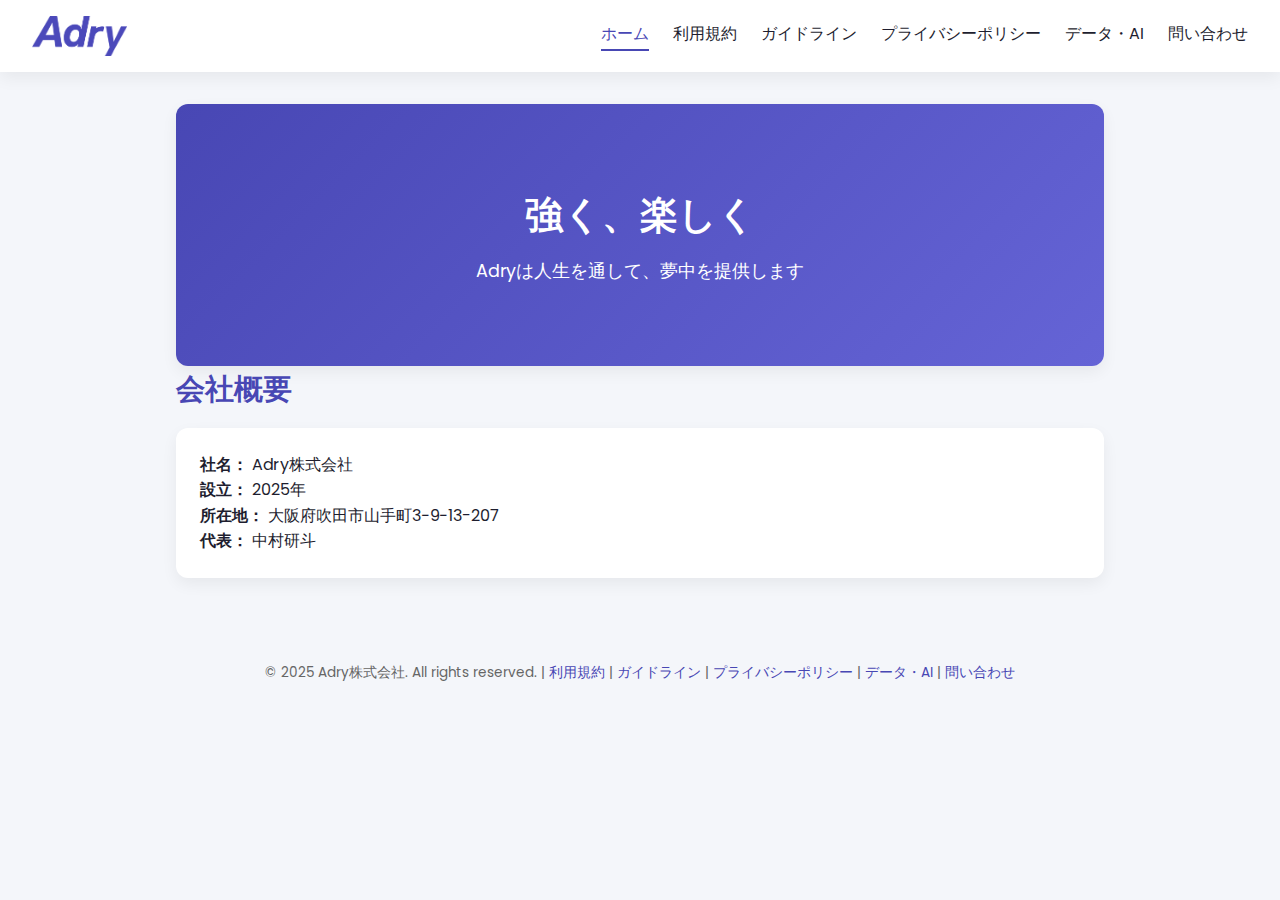
<file: index.html>
<!DOCTYPE html>
<html lang="ja">
<head>
  <meta charset="UTF-8" />
  <meta name="viewport" content="width=device-width, initial-scale=1.0" />
  <title>Adry株式会社</title>
  <!-- Web Font -->
  <link href="https://fonts.googleapis.com/css2?family=Poppins:wght@400;600;700&display=swap" rel="stylesheet">
  <!-- Favicon / OGP -->
  <link rel="icon" type="image/png" href="favicon.png">
  <meta property="og:title" content="Adry株式会社">
  <meta property="og:description" content="感情をつなぐ、テクノロジー。">
  <meta property="og:image" content="ogp.png">
  <meta property="og:url" content="https://adry.jp/">
  <meta property="og:type" content="website">
  <meta name="twitter:card" content="summary_large_image">

  <!-- ------------- CSS ------------- -->
  <style>
    /* ------------------------------
       変数・リセット
    ------------------------------ */
    :root {
      --primary: #4847B4;          /* ブランドカラー */
      --dark:   #1e1e2f;
      --light:  #ffffff;
      --grey:   #f4f6fa;
      --radius: 0.75rem;
      --shadow: 0 6px 16px rgba(0,0,0,0.06);
    }
    *,*::before,*::after { box-sizing: border-box; margin:0; padding:0; }
    body {
      font-family: 'Poppins', 'Helvetica Neue', sans-serif;
      background: var(--grey);
      color: var(--dark);
      line-height: 1.6;
      -webkit-font-smoothing: antialiased;
    }
    a { color: var(--primary); text-decoration: none; }
    ul { list-style: inside; margin-left: 1rem; }

    /* ------------------------------
       レイアウト
    ------------------------------ */
    header {
      position: sticky; top: 0; z-index: 1000;
      display: flex; justify-content: space-between; align-items: center;
      padding: 1rem 2rem;
      background: var(--light);
      box-shadow: var(--shadow);
    }
    header h1 { font-size: 1.6rem; font-weight: 700; color: var(--primary); }
   nav button,
nav a {
  background: transparent;
  border: none;
  font: inherit;
  color: var(--dark);
  margin-left: 1.25rem;
  cursor: pointer;
  position: relative;
  padding-bottom: 4px;
  transition: color .3s;
  text-decoration: none;
}

nav button:hover,
nav a:hover,
nav button[aria-current="page"],
nav a[aria-current="page"] {
  color: var(--primary);
}

nav button[aria-current="page"]::after,
nav a[aria-current="page"]::after {
  content:"";
  position:absolute; left:0; right:0; bottom:0;
  height:2px; background: var(--primary);
}

    main { max-width: 960px; margin: 0 auto; padding: 2rem 1rem; }

    /* ヒーロー */
    .hero {
      background: linear-gradient(135deg, var(--primary) 0%, #6564d6 100%);
      color: var(--light);
      text-align: center; padding: 5rem 1rem; border-radius: var(--radius);
      box-shadow: var(--shadow);
      animation: fadeIn 1s ease-out;
    }
    .hero h2 { font-size: 2.4rem; font-weight: 700; margin-bottom: 0.75rem; }
    .hero p  { font-size: 1.1rem; }

    /* セクション共通 */
    .section h2 { font-size: 1.8rem; margin-bottom: 1rem; color: var(--primary); }
    .card {
      background: var(--light);
      border-radius: var(--radius);
      padding: 1.5rem;
      box-shadow: var(--shadow);
      margin-bottom: 1.25rem;
      animation: fadeIn .5s ease-out;
    }

    /* フォーム */
    form { display: grid; gap: 1rem; }
    label { font-weight: 600; }
    input, textarea {
      padding: 0.75rem; border: 1px solid #ccd0dd; border-radius: var(--radius);
      font-size: 1rem; width: 100%;
    }
    input[type="submit"] {
      background: var(--primary); color: var(--light); border: none;
      cursor: pointer; font-weight: 600; transition: background .3s;
    }
    input[type="submit"]:hover { background: #3a3994; }

    footer { text-align: center; padding: 2rem 1rem; color:#666; font-size: .85rem; }

    /* フェードアニメ */
    .fade-enter { opacity: 0; transform: translateY(10px); }
    .fade-enter-active { opacity: 1; transform: translateY(0); transition: all .4s ease-out; }

    @keyframes fadeIn { from{opacity:0; transform:translateY(20px);} to{opacity:1; transform:translateY(0);} }
  </style>
</head>
<body>
  <!-- ------------- Header ------------- -->
<header>
  <img src="assets/AdryLogo.png" alt="Adryロゴ" style="height: 40px; vertical-align: middle; margin-right: 1rem;">
  <nav>
    <button id="nav-home"       onclick="navigateTo('home')">ホーム</button>
      <a href="/terms/">利用規約</a>
      <a href="/guidelines/">ガイドライン</a>
      <a href="/privacy/">プライバシーポリシー</a>
      <a href="/data-ai/">データ・AI</a>
      <a href="/support/">問い合わせ</a>
  </nav>
</header>


  <!-- ------------- Content ------------- -->
  <main id="content"></main>

  <!-- ------------- Footer ------------- -->
  <footer>
    © 2025 Adry株式会社. All rights reserved. |
    <a href="/terms/">利用規約</a> |
    <a href="/guidelines/">ガイドライン</a> |
    <a href="/privacy/">プライバシーポリシー</a> |
    <a href="/data-ai/">データ・AI</a> |
    <a href="/support/">問い合わせ</a>
  </footer>

  <!-- ------------- JavaScript ------------- -->
  <script>
    // ------------------------------
    // 🚀 ページ定義
    // ------------------------------
    const pages = {
      home: `
        <section class="hero">
          <h2>強く、楽しく</h2>
          <p>Adryは人生を通して、夢中を提供します</p>
        </section>
        <section class="section">
          <h2>会社概要</h2>
          <div class="card">
            <p><strong>社名：</strong> Adry株式会社</p>
            <p><strong>設立：</strong> 2025年</p>
            <p><strong>所在地：</strong> 大阪府吹田市山手町3−9−13-207</p>
            <p><strong>代表：</strong> 中村研斗</p>
          </div>
        </section>
      `,
      // terms: `<section class="section"> <h2>Adry利用規約</h2> <div class="card"> <h3>第1条 基本事項</h3> <p>1.本規約の適用範囲 Adry（以下「本サービス」）は、利用者が本規約に同意することを条件として提供されます。本規約は、すべての利用者に対して適用されます。</p> <p>2.規約の変更 本サービスは、事前の通知なく本規約を変更する権利を有します。変更後の規約は、本サービス上に掲示された時点で効力を発します。利用者は、規約変更後に本サービスを利用することで、その変更に同意したものとみなされます。</p> <h3>第2条 データの取り扱い</h3> <p>1.個人情報の保護 本サービスは、利用者の個人情報を適切に取り扱い、プライバシーポリシーに基づいて管理します。</p> <p>2.データ利用の同意 利用者は、本サービスの提供および改善のために、利用者の投稿や行動データが分析および活用されることに同意します。</p> <p>3.データ損失の免責 本サービスは、予期せぬ技術的問題や第三者による不正行為によるデータの損失について責任を負いません。</p> <h3>第3条 犯罪行為に関する対応</h3> <p>1.違法行為の禁止 利用者は、本サービスを利用して詐欺、名誉毀損、著作権侵害、ヘイトスピーチなど、法令に反する行為を行わないものとします。</p> <p>2.通報と協力 犯罪行為が疑われる場合、本サービスは法執行機関への通報および協力を行う権利を有します。</p> <p>3.法的手続き 必要に応じて、利用者の情報を法執行機関と共有する場合があります。</p> <h3>第4条 アカウント処分について</h3> <p>1.処分内容の非開示 アカウントの停止、削除、またはその他の制裁措置に関する詳細は、本サービスが利用者に開示しない場合があります。</p> <p>2.処分の最終決定権 アカウント処分に関する最終的な判断は本サービスが行い、利用者からの異議申し立てを受け付けない場合があります。</p> <h3>第5条 アカウントの管理義務</h3> <p>1.責任の所在 利用者は、自身のアカウントを安全に管理する責任を負います。アカウントの不正使用や第三者への譲渡による問題について、本サービスは一切の責任を負いません。</p> <p>2.パスワードの管理 利用者は、パスワードを適切に管理し、第三者に漏洩しないよう注意を払う義務があります。不正アクセスが確認された場合、速やかに本サービスに連絡するものとします。</p> <p>3.複数アカウントの禁止 同一人物による複数アカウントの作成や、複数アカウントを使用して本サービスの機能を悪用する行為は禁止されています。</p> <p>4.不正アクセスへの対処 利用者のアカウントが不正に使用された場合、本サービスは利用者の通知を受けた後、適切な対応を取る権利を有しますが、発生した損害に対して責任を負いません。</p> <p>5.休眠アカウントの取り扱い 一定期間使用されていないアカウントは、事前通知なく削除または停止される場合があります。</p> <h3>第6条 アカウントの売買禁止</h3> <p>1.原則禁止 利用者は、アカウントの売買、譲渡、または貸与を禁止されています。これに違反した場合、本サービスはアカウントを即時停止または削除する権利を有します。</p> <p>2.違反行為による責任 アカウント売買に伴う損害や問題について、本サービスは一切責任を負いません。</p> <h3>第7条 違法行為の禁止</h3> <p>1.具体例</p> <ul> <li>著作権や商標権の侵害</li> <li>金銭詐欺、フィッシング詐欺</li> <li>その他、法律に反する行為</li> </ul> <p>2.処罰 違法行為が確認された場合、本サービスはアカウントの即時停止や法的手続きを行います。</p> <h3>第8条 セキュリティの破壊や違法行為への対応</h3> <p>1.不正アクセスの禁止 セキュリティを破壊する行為や不正アクセスの試みは禁止されています。</p> <p>2.違反への対応 違法行為が確認された場合、警察や関連機関に速やかに通報します。</p> <p>3.協力要請 本サービスはセキュリティ向上のため、利用者に協力を求める場合があります。</p> <h3>第9条 利用規約の遵守</h3> <p>違反者への処置 違反者には、アカウント停止、削除、法的措置が取られる場合があります。</p> <h3>まとめ</h3> <p>Adryを快適で安全な環境に保つために、利用者一人ひとりの協力が欠かせません。本規約を守り、健全なコミュニティ運営にご協力ください。</p> </section>`,
      // guidelines: `<section class="section"> <h2>Adryコミュニティガイドライン</h2> <div class="card"> <p>Adryへようこそ。このプラットフォームは、ユーザー同士が安全で健全なコミュニケーションを通じて知識を深め、つながりを築く場として設計されています。私たちは、多様な背景を持つ人々が集まり、尊重し合いながら意見交換を行うことで、新たな発見や共感を得られることを目指しています。そのため、以下のガイドラインを設けました。これらを遵守し、より良いコミュニティを一緒に作り上げていきましょう。</p> <h3>1. 誹謗中傷を禁止します</h3> <p>Adryでは、他者を傷つける行為を一切容認しません。</p> <ul> <li><strong>個人攻撃の排除:</strong> 他者をターゲットにした侮辱、脅迫、または名誉毀損行為は禁止されています。</li> <li><strong>言葉の選択に注意:</strong> 暴言や攻撃的な言葉遣い、差別的な表現は禁止です。</li> <li><strong>報告体制:</strong> 不適切な発言や行動があった場合は、速やかに報告してください。</li> </ul> <h3>2. 差別とヘイトスピーチを許しません</h3> <ul> <li><strong>差別行為の禁止:</strong> 人種、性別、宗教、文化、性的指向、ジェンダー表現、国籍、障害などに基づく差別的行為は禁止です。</li> <li><strong>ヘイトスピーチへの厳格な対応:</strong> 特定の集団や個人を貶める発言は禁止です。</li> <li><strong>包摂的なコミュニケーション:</strong> 他者を尊重し、共感を持って接してください。</li> </ul> <h3>3. 健全な議論を促進します</h3> <ul> <li><strong>意見の多様性を奨励:</strong> 異なる視点や価値観を尊重しましょう。</li> <li><strong>批判的思考を育む:</strong> 感情ではなくエビデンスに基づいた発言を心がけましょう。</li> <li><strong>不適切な発言の防止:</strong> 批判する際は個人攻撃を避け、問題点に焦点を当ててください。</li> </ul> <h3>4. エコーチェンバーやバブルフィルターへの取り組み</h3> <ul> <li><strong>多様な情報源の推奨:</strong> 偏りのない視点を得られるよう支援します。</li> <li><strong>公平なアルゴリズム設計:</strong> コンテンツ推奨システムは多様性を重視します。</li> </ul> <h3>5. 著作権の遵守</h3> <ul> <li><strong>コンテンツの適切な利用:</strong> 他者のコンテンツを無断で使用しないでください。</li> <li><strong>違反行為への対応:</strong> 著作権侵害が確認された場合、削除や停止、法的措置が取られます。</li> </ul> <h3>6. プライバシーの保護とスキャンダルの拡散防止</h3> <ul> <li><strong>個人情報の保護:</strong> リーク情報や未承認の写真・動画の共有は禁止です。</li> <li><strong>公益性のないスキャンダルの排除:</strong> 社会的意義のないスキャンダルの拡散は禁止します。</li> <li><strong>違反行為の処罰:</strong> 厳しい措置と法的対応を講じます。</li> </ul> <h3>7. アダルトコンテンツの取り扱い</h3> <ul> <li><strong>許容される範囲:</strong> 創作活動としてのアダルトコンテンツは許容される場合がありますが、未成年対象やリベンジポルノは禁止です。</li> <li><strong>違反行為への対応:</strong> 違法行為が確認された場合は、アカウント削除・凍結・法的措置を行います。</li> <li><strong>違反行為の処罰:</strong> 発覚時には厳しい処分を行います。</li> </ul> <h3>8. 詐欺行為の禁止</h3> <ul> <li><strong>禁止行為の例:</strong> 金銭詐取、フィッシング詐欺、偽情報の拡散。</li> <li><strong>ユーザーの保護:</strong> 詐欺行為が疑われる場合は報告を推奨します。</li> </ul> <h3>9. 違反行為への対応</h3> <p>以下のような行為が確認された場合、厳正に対応します。</p> <ul> <li>アカウントの一時停止または削除</li> <li>コミュニティからの永久追放</li> <li>法的措置の検討</li> </ul> <p>AIおよびモデレーターによる監視体制を整備しています。</p> <h3>10. まとめ</h3> <p>Adryは、すべての人々が安心して利用できる場であることを約束します。そのためには、皆さん一人ひとりの協力が不可欠です。このガイドラインを遵守し、他者を尊重し合いながら、素晴らしいコミュニティを築いていきましょう。一緒に、安全で有意義な体験を創り上げましょう。</p> </div> </section>`,
      // policy:'<section class="section"> <h2>Adry プライバシーポリシー</h2> <div class="card"><p>Adry（以下「本サービス」）は、利用者のプライバシーを尊重し、その保護を最重要事項として位置付けています。本プライバシーポリシーは、利用者の個人情報および関連データの取扱いについて、明確かつ誠実に説明することを目的としています。</p> <h3>第1章：基本方針</h3> <p>本サービスは、利用者の同意に基づき、個人情報の取得・利用・管理を行います。利用者の信頼に応えるため、透明性と安全性を確保する取り組みを継続してまいります。</p> <h3>第2章：収集する情報</h3> <p>Adryが収集する情報には以下が含まれます。</p> <ul> <li>ユーザーが入力する情報（ニックネーム、プロフィール画像など）</li> <li>投稿内容やコメントなどのユーザー生成コンテンツ</li> <li>Firebase認証情報（Google、Appleなどのアカウント識別子）</li> <li>利用者が本サービス内で行う操作に関連する行動データ（ログイン時間、Table参加情報など）</li> </ul> <h3>第3章：トラッキングと広告について</h3> <p>本サービスでは、ユーザーの行動を追跡するトラッキング技術（Cookie、広告ID等）を一切使用しておりません。また、ユーザー情報を広告目的で第三者に提供することは一切ございません。</p> <h3>第4章：情報の利用目的</h3> <p>収集した情報は以下の目的で使用されます。</p> <ul> <li>サービスの提供、維持、保守、改善</li> <li>不正利用の防止、安全性の確保</li> <li>利用者への重要なお知らせや通知</li> <li>統計的分析による機能改善（匿名化処理済み）</li> </ul> <h3>第5章：AIとデータの取り扱い</h3> <p>Adryでは、AI技術を用いて投稿内容の感情分析および文脈解析を行います。これにより、ユーザーの体験を向上させる機能（おすすめコンテンツ表示など）を提供します。ただし、AIによる判定は補助的なものであり、最終的な判断は常に利用者自身に委ねられます。</p> <h3>第6章：データの保存と削除</h3> <p>ユーザーの投稿データは、Firebaseなどの安全なクラウドストレージに保存されます。利用者が退会を希望した場合、本人確認の後にアカウントおよび関連データは速やかに削除されます。また、利用が一定期間行われていないアカウントについては、予告なく削除される場合があります。</p> <h3>第7章：第三者提供について</h3> <p>以下の場合を除き、利用者の情報を第三者に提供することはありません。</p> <ul> <li>法令に基づく開示要請があった場合</li> <li>犯罪行為や違法行為が確認された場合に警察や関係機関に協力する場合</li> <li>ユーザーが明示的に同意した場合</li> </ul> <h3>第8章：セキュリティ体制</h3> <p>Adryは、データの暗号化、認証強化、不正アクセス防止のためのファイアウォールなど、技術的・組織的な安全対策を講じています。また、モデレータおよびAIによる二重の監視体制を設け、コミュニティの安全性を維持しています。</p> <h3>第9章：ユーザーの権利</h3> <p>利用者は、自身の情報に関する以下の権利を有します。</p> <ul> <li>情報の確認・訂正の請求</li> <li>アカウントおよび情報の削除の請求</li> <li>サービスに関するお問い合わせや異議申し立て</li> </ul> <h3>第10章：未成年の利用</h3> <p>未成年者の利用にあたっては、保護者の同意を得た上でご利用ください。違法または不適切なコンテンツに対するフィルター機能および即時通報機能を提供しています。</p> <h3>第11章：変更と通知</h3> <p>本ポリシーは、法令改正やサービス変更に伴い、随時改定されることがあります。変更後のポリシーは、本サービス上で掲示された時点で効力を発します。重要な変更がある場合は、適切な手段により利用者に通知いたします。</p><h3>最終改定日</h3> <p>2025年6月7日</p> </div></section>',
      // privacy: `<section class="section"> <h2>データの取り扱いとAIポリシー</h2> <div class="card"> <h3>1. エコーチェンバーやバブルフィルターの回避</h3> <p>Adryはエコーチェンバーやバブルフィルターの形成を目的としてAIを使用していません。これらの現象は、同質的な意見や価値観が過度に強化されることで、多様性や異なる視点が失われるリスクをもたらします。Adryが目指しているのは、ユーザーが自分自身の視点を広げ、新しい発見や意識的な選択を促すような環境を提供することです。そのために、AIは文章に対する感情分析を行うだけであり、特定の意見や偏りを助長するアルゴリズム設計は行っていません。</p> <h3>2. 感情分析と文脈解析</h3> <p>AdryのAIは、ユーザーが投稿した文章や他者のコメントに対して感情分析を行います。これは、ポジティブ、ネガティブ、中立といった感情の傾向を判断し、ユーザーが文章のトーンや意図をより深く理解できるようにするためです。また、AIはユーザーが好む文章の文脈を解析し、適切なコンテンツやコメントとのマッチングをサポートします。これにより、単なる情報提供ではなく、ユーザーの体験を豊かにするための支援を目指しています。</p> <h3>3. オフライン重視の設計思想</h3> <p>Adryはオフラインでのつながりや生活の充実を最優先とする設計思想に基づいています。私たちが目指すのは、アプリケーション内での活動時間を増やすことではなく、ユーザーが現実世界でより豊かな体験を得られるようにすることです。そのため、アプリは過剰な通知やエンゲージメントを促す仕組みを避け、自然な利用をサポートするデザインを採用しています。</p> <h3>4. トラッキング情報の非取得</h3> <p>Adryでは、ユーザーのトラッキング情報の取得を一切行っていません。ユーザーがどのコンテンツを閲覧したか、どれくらいの時間アプリに滞在したかといったデータは記録されません。これは、ユーザーのプライバシーを最優先に考えた結果であり、利用者が安心してサービスを利用できる環境を提供するための基本方針です。</p> <h3>5. 商業利用への対策</h3> <p>Adryは、ユーザーの動向を商業的に利用することを目的としていません。多くのアプリケーションでは、収集したデータを広告やマーケティングに活用することが一般的ですが、私たちはそのアプローチを取りません。Adryはあくまでユーザーが自身の生活を豊かにするためのツールであり、収益化のためにユーザー体験を犠牲にすることはありません。</p> <h3>6. 中立的なコンテンツ提供</h3> <p>AIによるコンテンツマッチングは、中立性を重視しています。特定のイデオロギーや商業的な目的に基づくバイアスのかかった情報を提供せず、ユーザーが必要とする正確で役立つ情報のみを届けます。</p> <h3>7. AIの役割と限界</h3> <p>AdryのAIは万能ではありません。感情分析や文脈理解をサポートするものの、ユーザー自身の判断を代替するものではなく、補助的なツールとして設計されています。最終的な決定権は常にユーザーにあります。</p> <h3>8. 人間らしさとテクノロジーの融合</h3> <p>Adryの設計思想には、「人間らしさ」を尊重するアプローチが含まれています。AIが生成するコンテンツやマッチングアルゴリズムは、ユーザーの個性や嗜好を引き立てることを目的とし、人間中心のテクノロジーの活用を実現します。</p> <h3>9. 過剰な依存を避ける設計</h3> <p>Adryは、ユーザーがアプリに過剰に依存することを避けるよう設計されています。アプリ内での滞在時間を不必要に引き延ばす機能や仕組みを排除し、ユーザーが自分の時間をコントロールできる環境を提供します。</p> <h3>10. 未来を見据えたAIのビジョン</h3> <p>AdryのAIは、テクノロジーの進化とともに、ユーザーの生活を豊かにするための役割を担うことを目指しています。短期的な利益や流行に左右されるのではなく、持続可能で信頼性の高い体験を提供し続けることをミッションとしています。</p> </div> </section>`,
      contact: `
        <section class="section">
          <h2>お問い合わせ</h2>
          <div class="card">
            <form onsubmit="handleSubmit(event)">
              <label for="name">お名前</label>
              <input id="name" name="name" type="text" required>

              <label for="email">メールアドレス</label>
              <input id="email" name="email" type="email" required>

              <label for="msg">お問い合わせ内容</label>
              <textarea id="msg" name="msg" rows="4" required></textarea>

              <input type="submit" value="送信">
            </form>
          </div>
        </section>
      `,
    };

    // ------------------------------
    // 🌟 ページ遷移関数
    // ------------------------------
    function navigateTo(key) {
      const content = document.getElementById('content');
      document.querySelectorAll('nav button, nav a')
      .forEach(el => el.removeAttribute('aria-current'));

  // ★ クリックされたSPA用ボタンにだけ付け直す
      const active = document.getElementById(`nav-${key}`);
      if (active) active.setAttribute('aria-current', 'page');

  // フェード効果＋描画
  content.classList.add('fade-enter');
  setTimeout(()=>{
    content.innerHTML = pages[key] || pages.home;
    content.classList.remove('fade-enter');
    content.classList.add('fade-enter-active');
    setTimeout(()=>content.classList.remove('fade-enter-active'),400);
  },150);
}


    // ------------------------------
    // 📧 フォーム送信 (ダミー)
    // ------------------------------
    function handleSubmit(e){
      e.preventDefault();
      alert('お問い合わせありがとうございます！🎉\n担当者より折り返しご連絡いたします。');
      console.log('✅ お問い合わせフォーム送信完了');
      e.target.reset();
    }

    // 初期表示
    window.addEventListener('DOMContentLoaded', ()=> navigateTo('home'));
  </script>
</body>
</html>
</file>
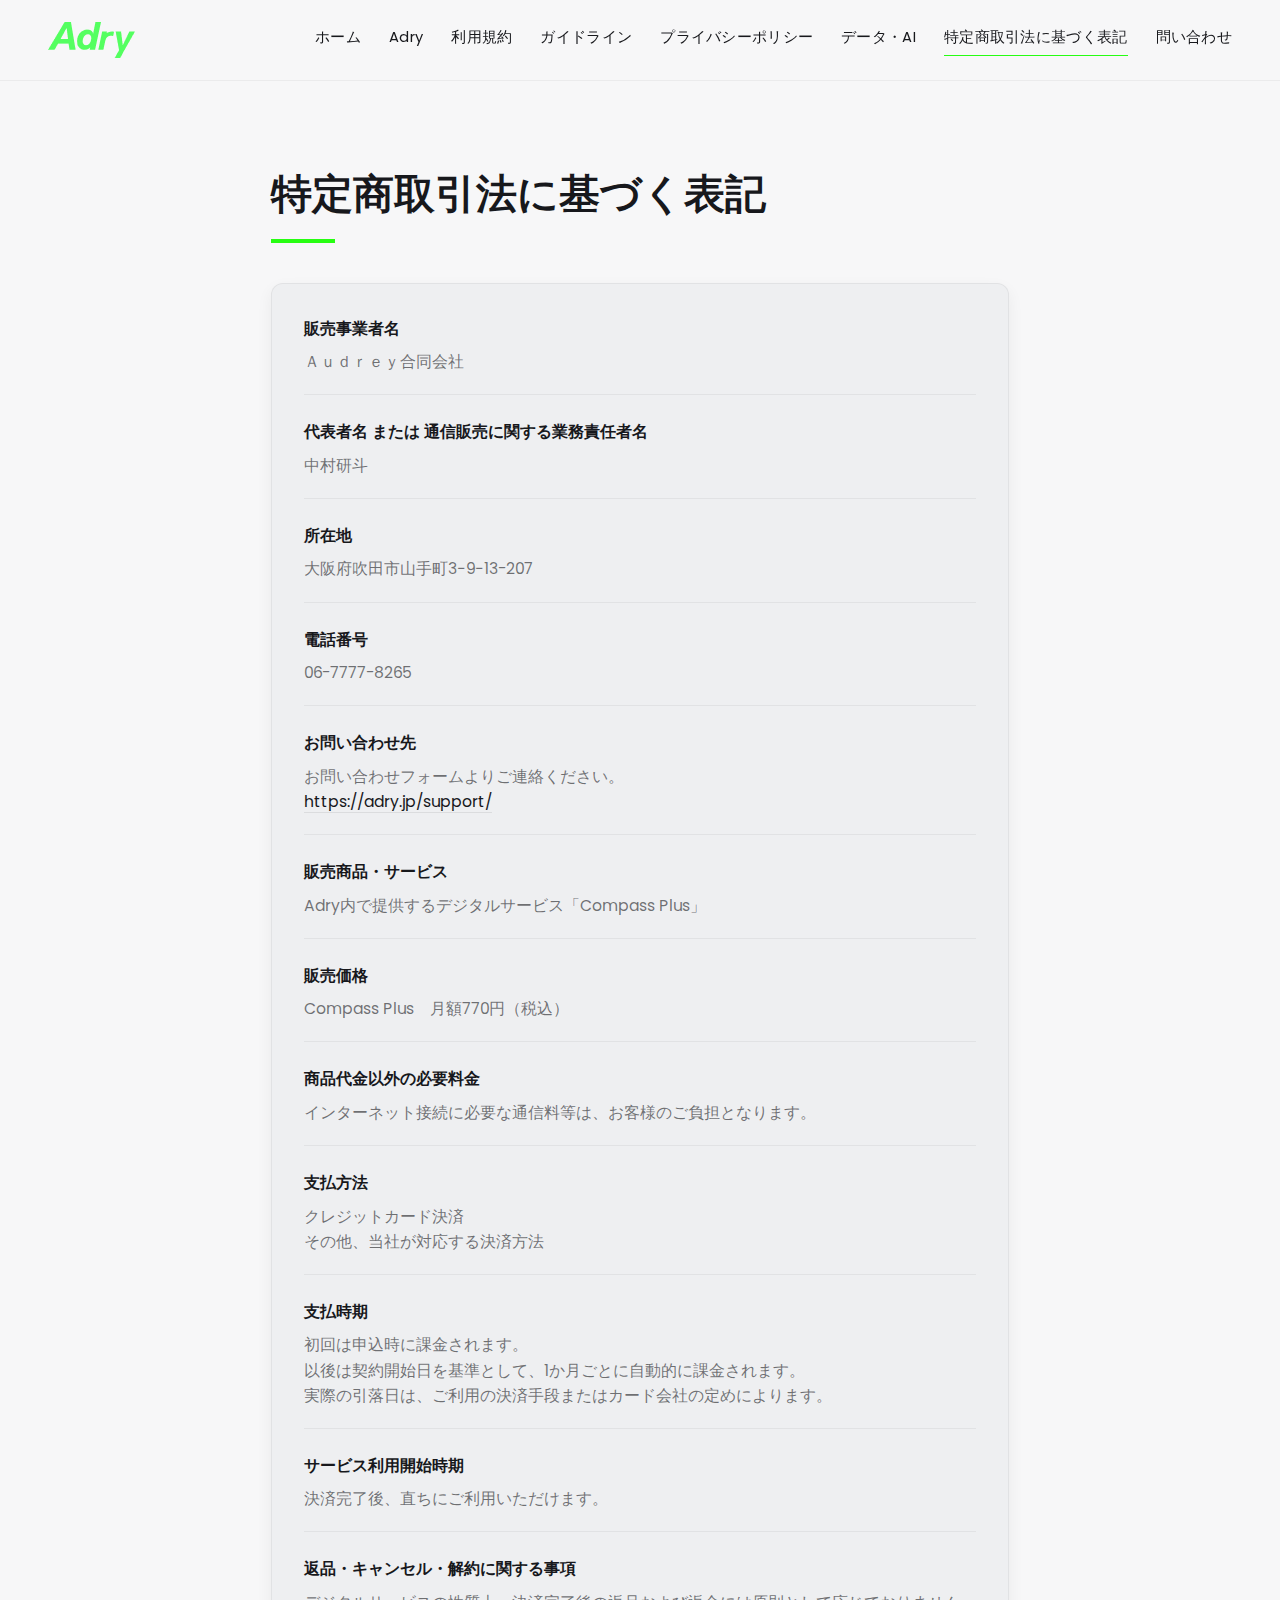
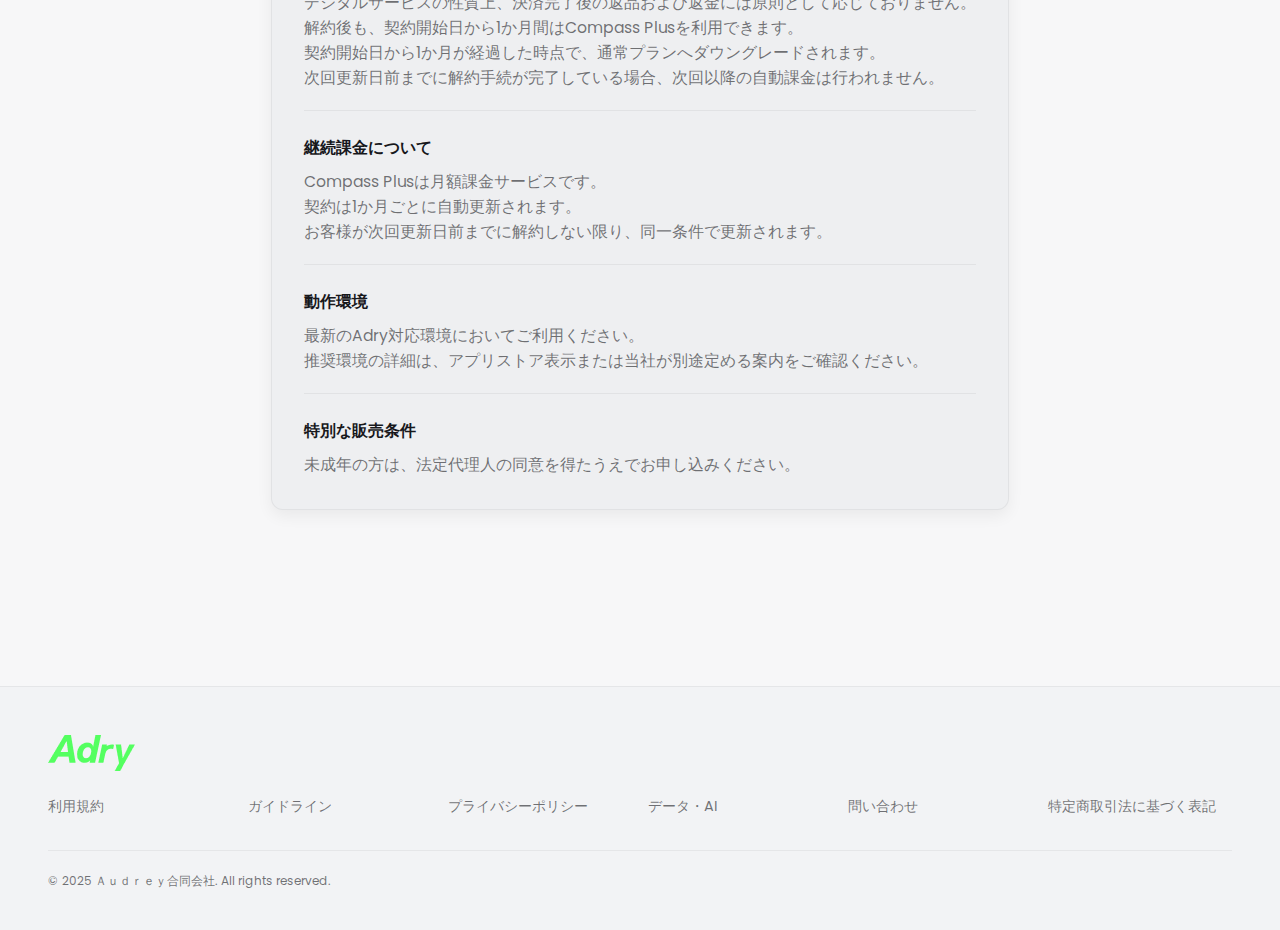
<file: commerce/index.html>
<!DOCTYPE html>
<html lang="ja">
<head>
  <meta charset="UTF-8" />
  <meta name="viewport" content="width=device-width, initial-scale=1.0" />
  <title>特定商取引法に基づく表記 | Ａｕｄｒｅｙ合同会社</title>
  
  <link href="https://fonts.googleapis.com/css2?family=Poppins:wght@400;600;700&display=swap" rel="stylesheet">
  
  <link rel="icon" href="/favicon.ico">
  <meta property="og:title" content="Ａｕｄｒｅｙ合同会社">
  <meta property="og:description" content="感情をつなぐ、テクノロジー。">
  <meta property="og:image" content="ogp.png">
  <meta property="og:url" content="https://adry.jp/">
  <meta property="og:type" content="website">
  <meta name="twitter:card" content="summary_large_image">

  <link rel="stylesheet" href="../assets/css/style.css">
</head>

<body>
  <header class="site-header">
    <div class="container header-inner">
      <a class="logo-link" href="/">
        <img src="../assets/greenLogo.png" alt="Adryロゴ" style="height:36px;">
      </a>
      <nav class="site-nav">
        <a class="nav-link" href="/">ホーム</a>
        <a class="nav-link" href="/?page=adry">Adry</a>
        <a class="nav-link" href="/terms/">利用規約</a>
        <a class="nav-link" href="/guidelines/">ガイドライン</a>
        <a class="nav-link" href="/privacy/">プライバシーポリシー</a>
        <a class="nav-link" href="/data-ai/">データ・AI</a>
        <a class="nav-link" href="/commerce/" aria-current="page">特定商取引法に基づく表記</a>
        <a class="nav-link" href="/support/">問い合わせ</a>
      </nav>
    </div>
  </header>

  <main class="page-main">
    <div class="fade-in">
      <h1 class="page-title">特定商取引法に基づく表記</h1>
      <div class="page-underline"></div>

      <div class="legal-card">
        <div class="commerce-list">
          <div class="commerce-item">
            <div class="commerce-term">販売事業者名</div>
            <div class="commerce-desc">Ａｕｄｒｅｙ合同会社</div>
          </div>
          <div class="commerce-item">
            <div class="commerce-term">代表者名 または 通信販売に関する業務責任者名</div>
            <div class="commerce-desc">中村研斗</div>
          </div>
          <div class="commerce-item">
            <div class="commerce-term">所在地</div>
            <div class="commerce-desc">大阪府吹田市山手町3−9−13-207</div>
          </div>
          <div class="commerce-item">
            <div class="commerce-term">電話番号</div>
            <div class="commerce-desc">06-7777-8265</div>
          </div>
          <div class="commerce-item">
            <div class="commerce-term">お問い合わせ先</div>
            <div class="commerce-desc">お問い合わせフォームよりご連絡ください。<br><a href="https://adry.jp/support/">https://adry.jp/support/</a></div>
          </div>
          <div class="commerce-item">
            <div class="commerce-term">販売商品・サービス</div>
            <div class="commerce-desc">Adry内で提供するデジタルサービス「Compass Plus」</div>
          </div>
          <div class="commerce-item">
            <div class="commerce-term">販売価格</div>
            <div class="commerce-desc">Compass Plus　月額770円（税込）</div>
          </div>
          <div class="commerce-item">
            <div class="commerce-term">商品代金以外の必要料金</div>
            <div class="commerce-desc">インターネット接続に必要な通信料等は、お客様のご負担となります。</div>
          </div>
          <div class="commerce-item">
            <div class="commerce-term">支払方法</div>
            <div class="commerce-desc">クレジットカード決済<br>その他、当社が対応する決済方法</div>
          </div>
          <div class="commerce-item">
            <div class="commerce-term">支払時期</div>
            <div class="commerce-desc">初回は申込時に課金されます。<br>以後は契約開始日を基準として、1か月ごとに自動的に課金されます。<br>実際の引落日は、ご利用の決済手段またはカード会社の定めによります。</div>
          </div>
          <div class="commerce-item">
            <div class="commerce-term">サービス利用開始時期</div>
            <div class="commerce-desc">決済完了後、直ちにご利用いただけます。</div>
          </div>
          <div class="commerce-item">
            <div class="commerce-term">返品・キャンセル・解約に関する事項</div>
            <div class="commerce-desc">デジタルサービスの性質上、決済完了後の返品および返金には原則として応じておりません。<br>解約後も、契約開始日から1か月間はCompass Plusを利用できます。<br>契約開始日から1か月が経過した時点で、通常プランへダウングレードされます。<br>次回更新日前までに解約手続が完了している場合、次回以降の自動課金は行われません。</div>
          </div>
          <div class="commerce-item">
            <div class="commerce-term">継続課金について</div>
            <div class="commerce-desc">Compass Plusは月額課金サービスです。<br>契約は1か月ごとに自動更新されます。<br>お客様が次回更新日前までに解約しない限り、同一条件で更新されます。</div>
          </div>
          <div class="commerce-item">
            <div class="commerce-term">動作環境</div>
            <div class="commerce-desc">最新のAdry対応環境においてご利用ください。<br>推奨環境の詳細は、アプリストア表示または当社が別途定める案内をご確認ください。</div>
          </div>
          <div class="commerce-item">
            <div class="commerce-term">特別な販売条件</div>
            <div class="commerce-desc">未成年の方は、法定代理人の同意を得たうえでお申し込みください。</div>
          </div>
        </div>
      </div>
    </div>
  </main>

  <footer class="site-footer">
    <div class="footer-inner">
      <a class="footer-logo" href="/">
        <img src="../assets/greenLogo.png" alt="Adryロゴ" style="height:36px;">
      </a>
      <div class="footer-links">
        <a class="footer-link" href="/terms/">利用規約</a>
        <a class="footer-link" href="/guidelines/">ガイドライン</a>
        <a class="footer-link" href="/privacy/">プライバシーポリシー</a>
        <a class="footer-link" href="/data-ai/">データ・AI</a>
        <a class="footer-link" href="/support/">問い合わせ</a>
        <a class="footer-link" href="/commerce/">特定商取引法に基づく表記</a>
      </div>
      <div class="footer-bottom">© 2025 Ａｕｄｒｅｙ合同会社. All rights reserved.</div>
    </div>
  </footer>
</body>
</html>
</file>
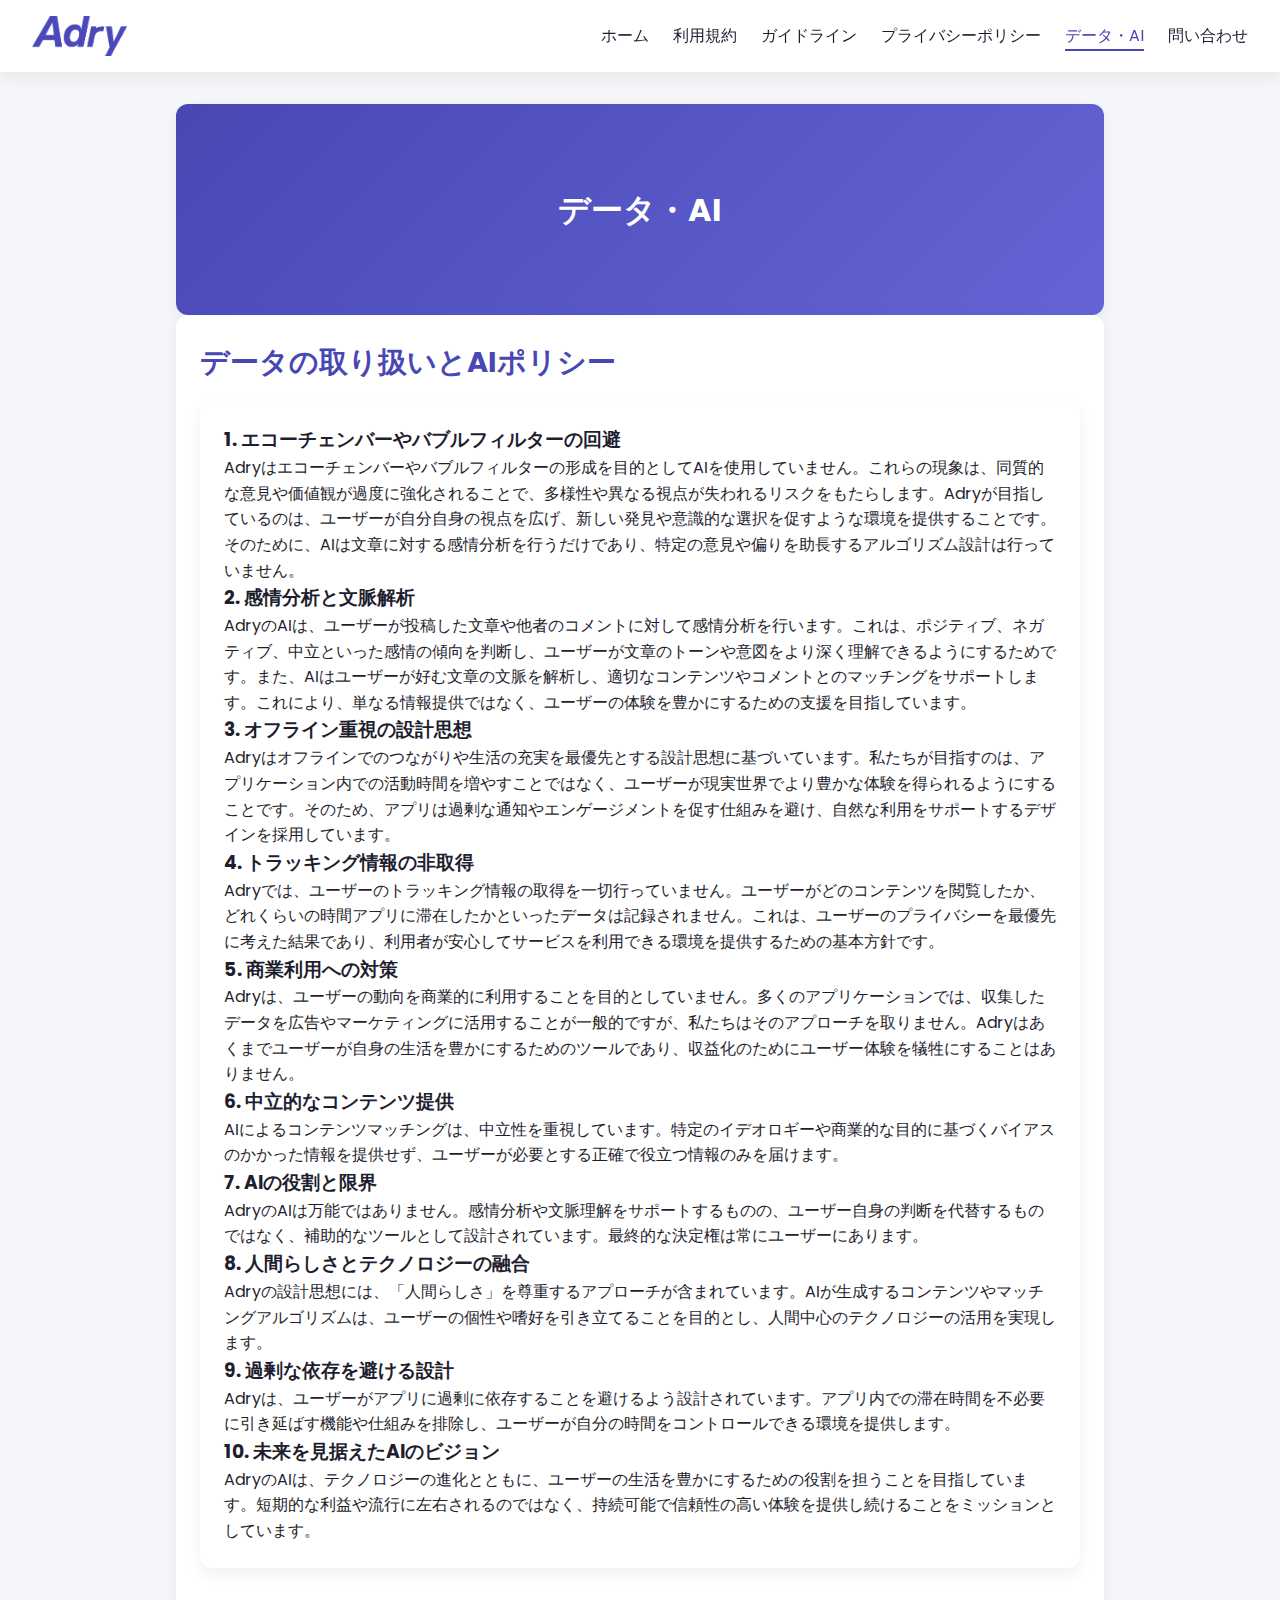
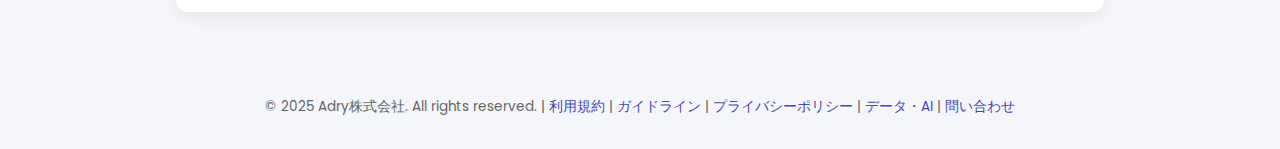
<file: data-ai/index.html>
<!DOCTYPE html>
<html lang="ja">
<head>
  <meta charset="UTF-8" />
  <meta name="viewport" content="width=device-width, initial-scale=1.0" />
  <title>データ・AI | Adry株式会社</title>
  <!-- Web Font -->
  <link href="https://fonts.googleapis.com/css2?family=Poppins:wght@400;600;700&display=swap" rel="stylesheet">
  <!-- Favicon / OGP -->
  <link rel="icon" type="image/png" href="favicon.png">
  <meta property="og:title" content="Adry株式会社">
  <meta property="og:description" content="感情をつなぐ、テクノロジー。">
  <meta property="og:image" content="ogp.png">
  <meta property="og:url" content="https://adry.jp/">
  <meta property="og:type" content="website">
  <meta name="twitter:card" content="summary_large_image">

  <!-- ------------- CSS ------------- -->
  <style>
    /* ------------------------------
       変数・リセット
    ------------------------------ */
    :root {
      --primary: #4847B4;          /* ブランドカラー */
      --dark:   #1e1e2f;
      --light:  #ffffff;
      --grey:   #f4f6fa;
      --radius: 0.75rem;
      --shadow: 0 6px 16px rgba(0,0,0,0.06);
    }
    *,*::before,*::after { box-sizing: border-box; margin:0; padding:0; }
    body {
      font-family: 'Poppins', 'Helvetica Neue', sans-serif;
      background: var(--grey);
      color: var(--dark);
      line-height: 1.6;
      -webkit-font-smoothing: antialiased;
    }
    a { color: var(--primary); text-decoration: none; }
    ul { list-style: inside; margin-left: 1rem; }

    /* ------------------------------
       レイアウト
    ------------------------------ */
    header {
      position: sticky; top: 0; z-index: 1000;
      display: flex; justify-content: space-between; align-items: center;
      padding: 1rem 2rem;
      background: var(--light);
      box-shadow: var(--shadow);
    }
    header h1 { font-size: 1.6rem; font-weight: 700; color: var(--primary); }
  nav button,
nav a {
  background: transparent;
  border: none;
  font: inherit;
  color: var(--dark);
  margin-left: 1.25rem;
  cursor: pointer;
  position: relative;
  padding-bottom: 4px;
  transition: color .3s;
  text-decoration: none;
}

nav button:hover,
nav a:hover,
nav button[aria-current="page"],
nav a[aria-current="page"] {
  color: var(--primary);
}

nav button[aria-current="page"]::after,
nav a[aria-current="page"]::after {
  content:"";
  position:absolute; left:0; right:0; bottom:0;
  height:2px; background: var(--primary);
}

    main { max-width: 960px; margin: 0 auto; padding: 2rem 1rem; }

    /* ヒーロー */
    .hero {
      background: linear-gradient(135deg, var(--primary) 0%, #6564d6 100%);
      color: var(--light);
      text-align: center; padding: 5rem 1rem; border-radius: var(--radius);
      box-shadow: var(--shadow);
      animation: fadeIn 1s ease-out;
    }
    .hero h2 { font-size: 2.4rem; font-weight: 700; margin-bottom: 0.75rem; }
    .hero p  { font-size: 1.1rem; }

    /* セクション共通 */
    .section h2 { font-size: 1.8rem; margin-bottom: 1rem; color: var(--primary); }
    .card {
      background: var(--light);
      border-radius: var(--radius);
      padding: 1.5rem;
      box-shadow: var(--shadow);
      margin-bottom: 1.25rem;
      animation: fadeIn .5s ease-out;
    }

    /* フォーム */
    form { display: grid; gap: 1rem; }
    label { font-weight: 600; }
    input, textarea {
      padding: 0.75rem; border: 1px solid #ccd0dd; border-radius: var(--radius);
      font-size: 1rem; width: 100%;
    }
    input[type="submit"] {
      background: var(--primary); color: var(--light); border: none;
      cursor: pointer; font-weight: 600; transition: background .3s;
    }
    input[type="submit"]:hover { background: #3a3994; }

    footer { text-align: center; padding: 2rem 1rem; color:#666; font-size: .85rem; }

    /* フェードアニメ */
    .fade-enter { opacity: 0; transform: translateY(10px); }
    .fade-enter-active { opacity: 1; transform: translateY(0); transition: all .4s ease-out; }

    @keyframes fadeIn { from{opacity:0; transform:translateY(20px);} to{opacity:1; transform:translateY(0);} }
  </style>
</head>


<body>
  <!-- Header（ロゴはルート相対パスに） -->
  <header>
    <img src="/assets/AdryLogo.png" alt="Adryロゴ" style="height:40px; vertical-align:middle; margin-right:1rem;">
    <nav>
      <a href="/">ホーム</a> <!-- ← ボタンのままだと静的ページでは遷移しないのでa推奨 -->
      <a href="/terms/">利用規約</a>
      <a href="/guidelines/">ガイドライン</a>
      <a href="/privacy/">プライバシーポリシー</a> <!-- ★これ -->
      <a href="/data-ai/" aria-current="page">データ・AI</a>
      <a href="/support/">問い合わせ</a>
    </nav>
  </header>

  <main>
    <section class="hero">
      <h1>データ・AI</h1>
    </section>

    <article class="card policy">
        <section class="section"> <h2>データの取り扱いとAIポリシー</h2> <div class="card"> <h3>1. エコーチェンバーやバブルフィルターの回避</h3> <p>Adryはエコーチェンバーやバブルフィルターの形成を目的としてAIを使用していません。これらの現象は、同質的な意見や価値観が過度に強化されることで、多様性や異なる視点が失われるリスクをもたらします。Adryが目指しているのは、ユーザーが自分自身の視点を広げ、新しい発見や意識的な選択を促すような環境を提供することです。そのために、AIは文章に対する感情分析を行うだけであり、特定の意見や偏りを助長するアルゴリズム設計は行っていません。</p> <h3>2. 感情分析と文脈解析</h3> <p>AdryのAIは、ユーザーが投稿した文章や他者のコメントに対して感情分析を行います。これは、ポジティブ、ネガティブ、中立といった感情の傾向を判断し、ユーザーが文章のトーンや意図をより深く理解できるようにするためです。また、AIはユーザーが好む文章の文脈を解析し、適切なコンテンツやコメントとのマッチングをサポートします。これにより、単なる情報提供ではなく、ユーザーの体験を豊かにするための支援を目指しています。</p> <h3>3. オフライン重視の設計思想</h3> <p>Adryはオフラインでのつながりや生活の充実を最優先とする設計思想に基づいています。私たちが目指すのは、アプリケーション内での活動時間を増やすことではなく、ユーザーが現実世界でより豊かな体験を得られるようにすることです。そのため、アプリは過剰な通知やエンゲージメントを促す仕組みを避け、自然な利用をサポートするデザインを採用しています。</p> <h3>4. トラッキング情報の非取得</h3> <p>Adryでは、ユーザーのトラッキング情報の取得を一切行っていません。ユーザーがどのコンテンツを閲覧したか、どれくらいの時間アプリに滞在したかといったデータは記録されません。これは、ユーザーのプライバシーを最優先に考えた結果であり、利用者が安心してサービスを利用できる環境を提供するための基本方針です。</p> <h3>5. 商業利用への対策</h3> <p>Adryは、ユーザーの動向を商業的に利用することを目的としていません。多くのアプリケーションでは、収集したデータを広告やマーケティングに活用することが一般的ですが、私たちはそのアプローチを取りません。Adryはあくまでユーザーが自身の生活を豊かにするためのツールであり、収益化のためにユーザー体験を犠牲にすることはありません。</p> <h3>6. 中立的なコンテンツ提供</h3> <p>AIによるコンテンツマッチングは、中立性を重視しています。特定のイデオロギーや商業的な目的に基づくバイアスのかかった情報を提供せず、ユーザーが必要とする正確で役立つ情報のみを届けます。</p> <h3>7. AIの役割と限界</h3> <p>AdryのAIは万能ではありません。感情分析や文脈理解をサポートするものの、ユーザー自身の判断を代替するものではなく、補助的なツールとして設計されています。最終的な決定権は常にユーザーにあります。</p> <h3>8. 人間らしさとテクノロジーの融合</h3> <p>Adryの設計思想には、「人間らしさ」を尊重するアプローチが含まれています。AIが生成するコンテンツやマッチングアルゴリズムは、ユーザーの個性や嗜好を引き立てることを目的とし、人間中心のテクノロジーの活用を実現します。</p> <h3>9. 過剰な依存を避ける設計</h3> <p>Adryは、ユーザーがアプリに過剰に依存することを避けるよう設計されています。アプリ内での滞在時間を不必要に引き延ばす機能や仕組みを排除し、ユーザーが自分の時間をコントロールできる環境を提供します。</p> <h3>10. 未来を見据えたAIのビジョン</h3> <p>AdryのAIは、テクノロジーの進化とともに、ユーザーの生活を豊かにするための役割を担うことを目指しています。短期的な利益や流行に左右されるのではなく、持続可能で信頼性の高い体験を提供し続けることをミッションとしています。</p> </div> </section>
    </article>
  </main>

   <footer>
    © 2025 Adry株式会社. All rights reserved. |
    <a href="/terms/">利用規約</a> |
    <a href="/guidelines/">ガイドライン</a> |
    <a href="/privacy/">プライバシーポリシー</a> |
    <a href="/data-ai/">データ・AI</a> |
    <a href="/support/">問い合わせ</a>
  </footer>
</body>
</html>
</file>
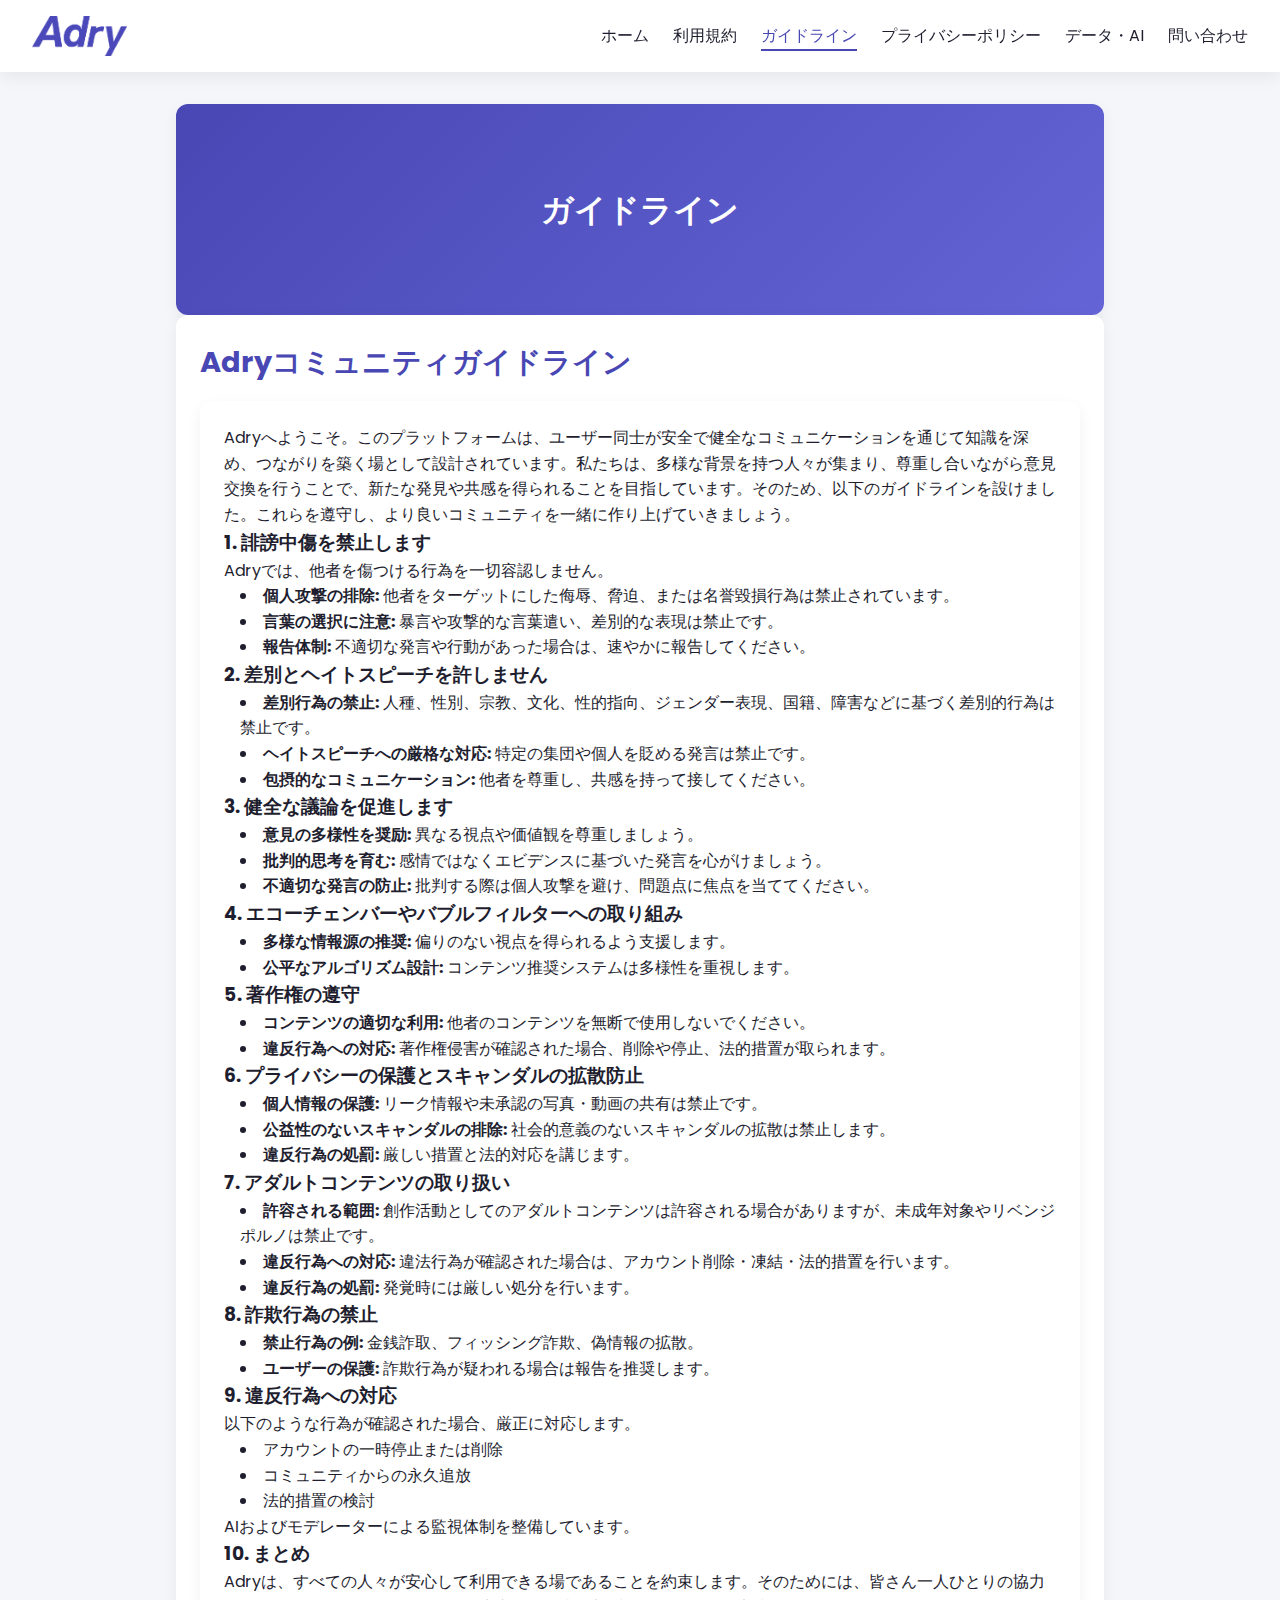
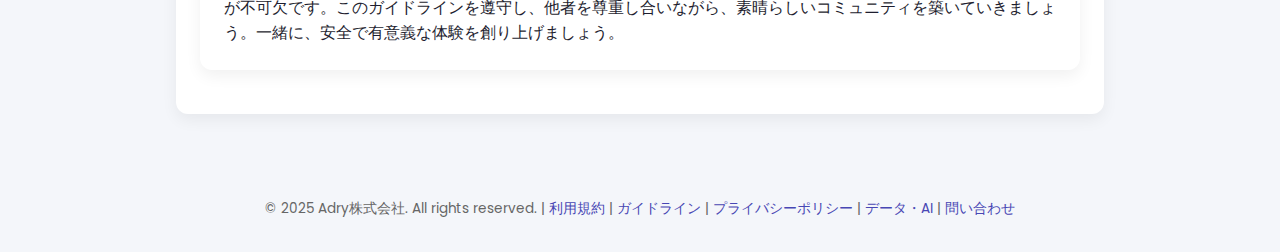
<file: guidelines/index.html>
<!DOCTYPE html>
<html lang="ja">
<head>
  <meta charset="UTF-8" />
  <meta name="viewport" content="width=device-width, initial-scale=1.0" />
  <title>ガイドライン | Adry株式会社</title>
  <!-- Web Font -->
  <link href="https://fonts.googleapis.com/css2?family=Poppins:wght@400;600;700&display=swap" rel="stylesheet">
  <!-- Favicon / OGP -->
  <link rel="icon" type="image/png" href="favicon.png">
  <meta property="og:title" content="Adry株式会社">
  <meta property="og:description" content="感情をつなぐ、テクノロジー。">
  <meta property="og:image" content="ogp.png">
  <meta property="og:url" content="https://adry.jp/">
  <meta property="og:type" content="website">
  <meta name="twitter:card" content="summary_large_image">

  <!-- ------------- CSS ------------- -->
  <style>
    /* ------------------------------
       変数・リセット
    ------------------------------ */
    :root {
      --primary: #4847B4;          /* ブランドカラー */
      --dark:   #1e1e2f;
      --light:  #ffffff;
      --grey:   #f4f6fa;
      --radius: 0.75rem;
      --shadow: 0 6px 16px rgba(0,0,0,0.06);
    }
    *,*::before,*::after { box-sizing: border-box; margin:0; padding:0; }
    body {
      font-family: 'Poppins', 'Helvetica Neue', sans-serif;
      background: var(--grey);
      color: var(--dark);
      line-height: 1.6;
      -webkit-font-smoothing: antialiased;
    }
    a { color: var(--primary); text-decoration: none; }
    ul { list-style: inside; margin-left: 1rem; }

    /* ------------------------------
       レイアウト
    ------------------------------ */
    header {
      position: sticky; top: 0; z-index: 1000;
      display: flex; justify-content: space-between; align-items: center;
      padding: 1rem 2rem;
      background: var(--light);
      box-shadow: var(--shadow);
    }
    header h1 { font-size: 1.6rem; font-weight: 700; color: var(--primary); }
  nav button,
nav a {
  background: transparent;
  border: none;
  font: inherit;
  color: var(--dark);
  margin-left: 1.25rem;
  cursor: pointer;
  position: relative;
  padding-bottom: 4px;
  transition: color .3s;
  text-decoration: none;
}

nav button:hover,
nav a:hover,
nav button[aria-current="page"],
nav a[aria-current="page"] {
  color: var(--primary);
}

nav button[aria-current="page"]::after,
nav a[aria-current="page"]::after {
  content:"";
  position:absolute; left:0; right:0; bottom:0;
  height:2px; background: var(--primary);
}

    main { max-width: 960px; margin: 0 auto; padding: 2rem 1rem; }

    /* ヒーロー */
    .hero {
      background: linear-gradient(135deg, var(--primary) 0%, #6564d6 100%);
      color: var(--light);
      text-align: center; padding: 5rem 1rem; border-radius: var(--radius);
      box-shadow: var(--shadow);
      animation: fadeIn 1s ease-out;
    }
    .hero h2 { font-size: 2.4rem; font-weight: 700; margin-bottom: 0.75rem; }
    .hero p  { font-size: 1.1rem; }

    /* セクション共通 */
    .section h2 { font-size: 1.8rem; margin-bottom: 1rem; color: var(--primary); }
    .card {
      background: var(--light);
      border-radius: var(--radius);
      padding: 1.5rem;
      box-shadow: var(--shadow);
      margin-bottom: 1.25rem;
      animation: fadeIn .5s ease-out;
    }

    /* フォーム */
    form { display: grid; gap: 1rem; }
    label { font-weight: 600; }
    input, textarea {
      padding: 0.75rem; border: 1px solid #ccd0dd; border-radius: var(--radius);
      font-size: 1rem; width: 100%;
    }
    input[type="submit"] {
      background: var(--primary); color: var(--light); border: none;
      cursor: pointer; font-weight: 600; transition: background .3s;
    }
    input[type="submit"]:hover { background: #3a3994; }

    footer { text-align: center; padding: 2rem 1rem; color:#666; font-size: .85rem; }

    /* フェードアニメ */
    .fade-enter { opacity: 0; transform: translateY(10px); }
    .fade-enter-active { opacity: 1; transform: translateY(0); transition: all .4s ease-out; }

    @keyframes fadeIn { from{opacity:0; transform:translateY(20px);} to{opacity:1; transform:translateY(0);} }
  </style>
</head>


<body>
  <!-- Header（ロゴはルート相対パスに） -->
  <header>
    <img src="/assets/AdryLogo.png" alt="Adryロゴ" style="height:40px; vertical-align:middle; margin-right:1rem;">
    <nav>
      <a href="/">ホーム</a> <!-- ← ボタンのままだと静的ページでは遷移しないのでa推奨 -->
      <a href="/terms/">利用規約</a>
      <a href="/guidelines/" aria-current="page">ガイドライン</a>
      <a href="/privacy/">プライバシーポリシー</a>
      <a href="/data-ai/">データ・AI</a>
      <a href="/support/">問い合わせ</a>
    </nav>
  </header>

  <main>
    <section class="hero">
      <h1>ガイドライン</h1>
    </section>

    <article class="card policy">
        <section class="section"> <h2>Adryコミュニティガイドライン</h2> <div class="card"> <p>Adryへようこそ。このプラットフォームは、ユーザー同士が安全で健全なコミュニケーションを通じて知識を深め、つながりを築く場として設計されています。私たちは、多様な背景を持つ人々が集まり、尊重し合いながら意見交換を行うことで、新たな発見や共感を得られることを目指しています。そのため、以下のガイドラインを設けました。これらを遵守し、より良いコミュニティを一緒に作り上げていきましょう。</p> <h3>1. 誹謗中傷を禁止します</h3> <p>Adryでは、他者を傷つける行為を一切容認しません。</p> <ul> <li><strong>個人攻撃の排除:</strong> 他者をターゲットにした侮辱、脅迫、または名誉毀損行為は禁止されています。</li> <li><strong>言葉の選択に注意:</strong> 暴言や攻撃的な言葉遣い、差別的な表現は禁止です。</li> <li><strong>報告体制:</strong> 不適切な発言や行動があった場合は、速やかに報告してください。</li> </ul> <h3>2. 差別とヘイトスピーチを許しません</h3> <ul> <li><strong>差別行為の禁止:</strong> 人種、性別、宗教、文化、性的指向、ジェンダー表現、国籍、障害などに基づく差別的行為は禁止です。</li> <li><strong>ヘイトスピーチへの厳格な対応:</strong> 特定の集団や個人を貶める発言は禁止です。</li> <li><strong>包摂的なコミュニケーション:</strong> 他者を尊重し、共感を持って接してください。</li> </ul> <h3>3. 健全な議論を促進します</h3> <ul> <li><strong>意見の多様性を奨励:</strong> 異なる視点や価値観を尊重しましょう。</li> <li><strong>批判的思考を育む:</strong> 感情ではなくエビデンスに基づいた発言を心がけましょう。</li> <li><strong>不適切な発言の防止:</strong> 批判する際は個人攻撃を避け、問題点に焦点を当ててください。</li> </ul> <h3>4. エコーチェンバーやバブルフィルターへの取り組み</h3> <ul> <li><strong>多様な情報源の推奨:</strong> 偏りのない視点を得られるよう支援します。</li> <li><strong>公平なアルゴリズム設計:</strong> コンテンツ推奨システムは多様性を重視します。</li> </ul> <h3>5. 著作権の遵守</h3> <ul> <li><strong>コンテンツの適切な利用:</strong> 他者のコンテンツを無断で使用しないでください。</li> <li><strong>違反行為への対応:</strong> 著作権侵害が確認された場合、削除や停止、法的措置が取られます。</li> </ul> <h3>6. プライバシーの保護とスキャンダルの拡散防止</h3> <ul> <li><strong>個人情報の保護:</strong> リーク情報や未承認の写真・動画の共有は禁止です。</li> <li><strong>公益性のないスキャンダルの排除:</strong> 社会的意義のないスキャンダルの拡散は禁止します。</li> <li><strong>違反行為の処罰:</strong> 厳しい措置と法的対応を講じます。</li> </ul> <h3>7. アダルトコンテンツの取り扱い</h3> <ul> <li><strong>許容される範囲:</strong> 創作活動としてのアダルトコンテンツは許容される場合がありますが、未成年対象やリベンジポルノは禁止です。</li> <li><strong>違反行為への対応:</strong> 違法行為が確認された場合は、アカウント削除・凍結・法的措置を行います。</li> <li><strong>違反行為の処罰:</strong> 発覚時には厳しい処分を行います。</li> </ul> <h3>8. 詐欺行為の禁止</h3> <ul> <li><strong>禁止行為の例:</strong> 金銭詐取、フィッシング詐欺、偽情報の拡散。</li> <li><strong>ユーザーの保護:</strong> 詐欺行為が疑われる場合は報告を推奨します。</li> </ul> <h3>9. 違反行為への対応</h3> <p>以下のような行為が確認された場合、厳正に対応します。</p> <ul> <li>アカウントの一時停止または削除</li> <li>コミュニティからの永久追放</li> <li>法的措置の検討</li> </ul> <p>AIおよびモデレーターによる監視体制を整備しています。</p> <h3>10. まとめ</h3> <p>Adryは、すべての人々が安心して利用できる場であることを約束します。そのためには、皆さん一人ひとりの協力が不可欠です。このガイドラインを遵守し、他者を尊重し合いながら、素晴らしいコミュニティを築いていきましょう。一緒に、安全で有意義な体験を創り上げましょう。</p> </div> </section>
    </article>
  </main>

   <footer>
    © 2025 Adry株式会社. All rights reserved. |
    <a href="/terms/">利用規約</a> |
    <a href="/guidelines/">ガイドライン</a> |
    <a href="/privacy/">プライバシーポリシー</a> |
    <a href="/data-ai/">データ・AI</a> |
    <a href="/support/">問い合わせ</a>
  </footer>
</body>
</html>
</file>
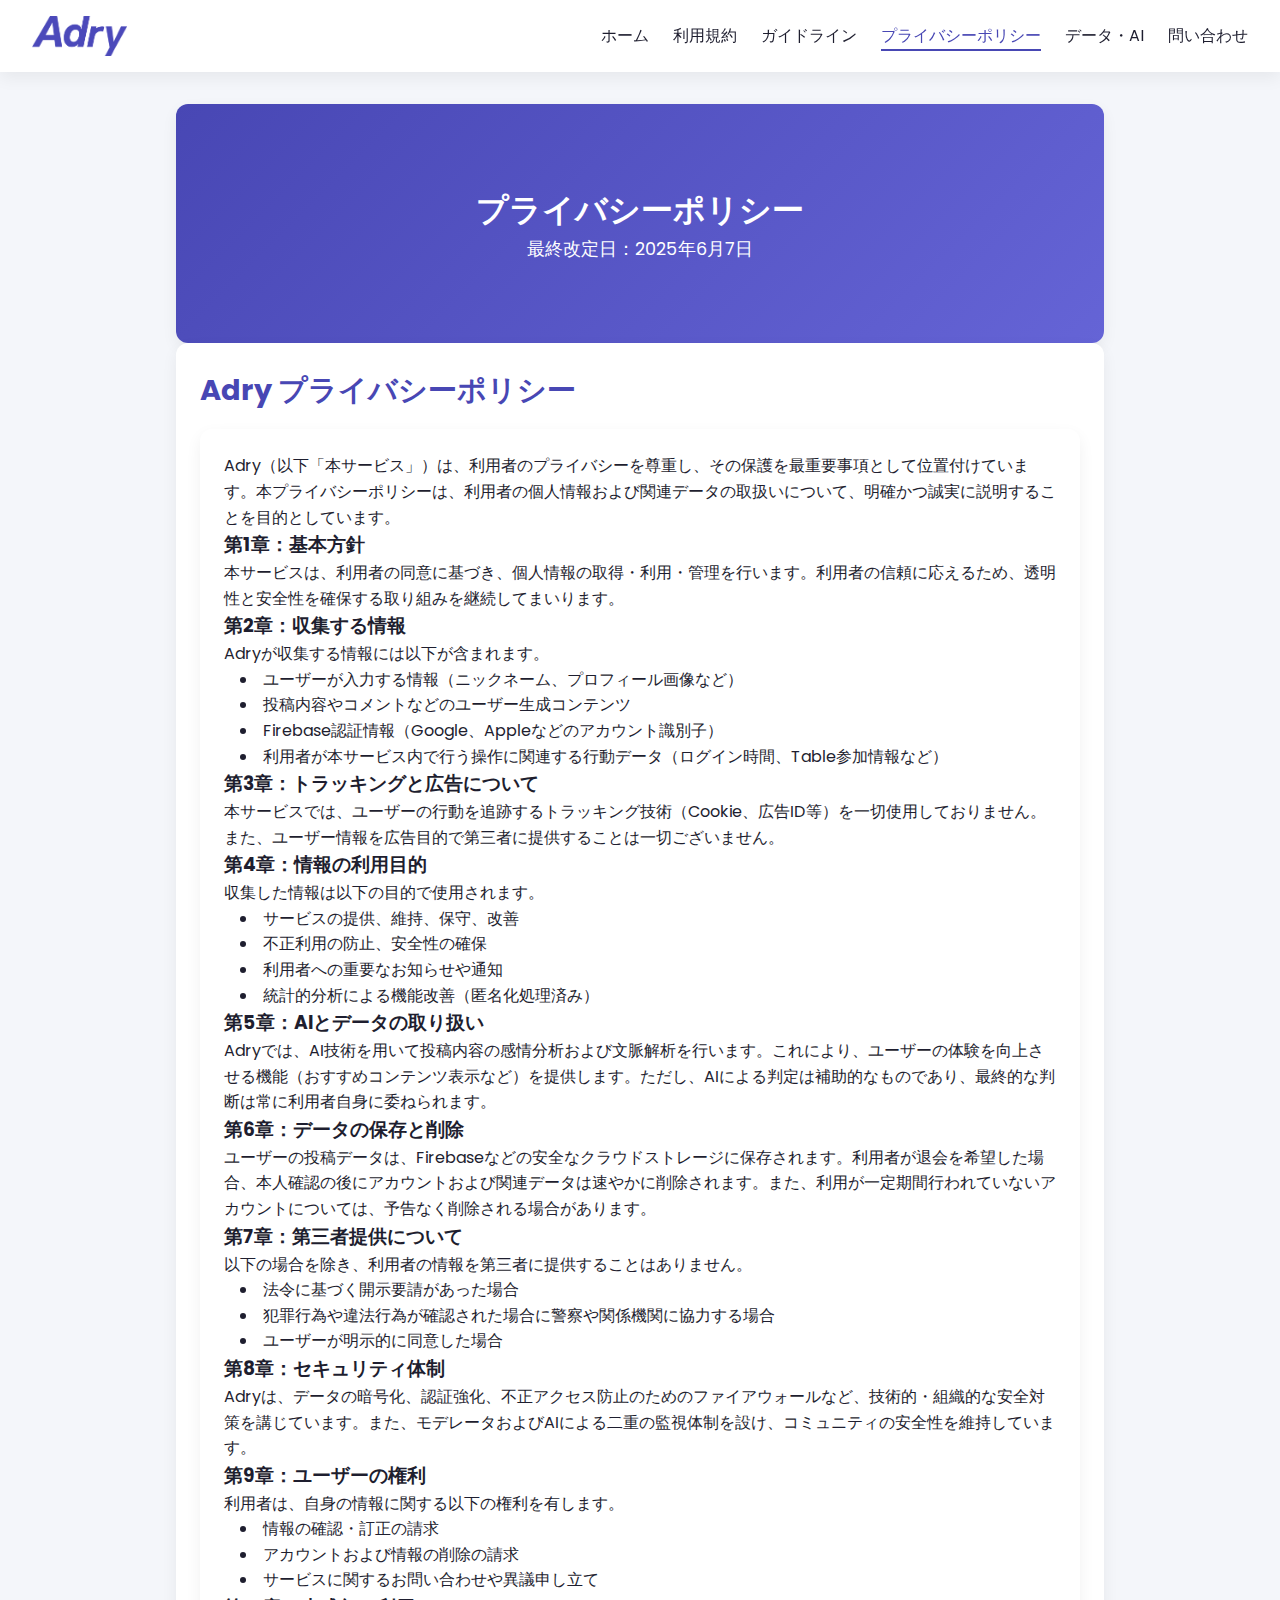
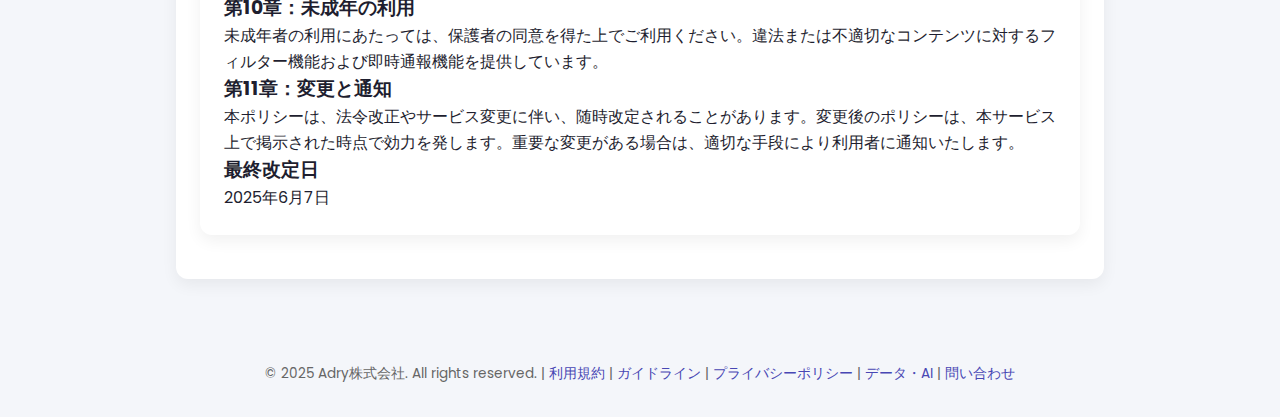
<file: privacy/index.html>
<!DOCTYPE html>
<html lang="ja">
<head>
  <meta charset="UTF-8" />
  <meta name="viewport" content="width=device-width, initial-scale=1.0" />
  <title>プライバシーポリシー | Adry株式会社</title>
  <!-- Web Font -->
  <link href="https://fonts.googleapis.com/css2?family=Poppins:wght@400;600;700&display=swap" rel="stylesheet">
  <!-- Favicon / OGP -->
  <link rel="icon" type="image/png" href="favicon.png">
  <meta property="og:title" content="Adry株式会社">
  <meta property="og:description" content="感情をつなぐ、テクノロジー。">
  <meta property="og:image" content="ogp.png">
  <meta property="og:url" content="https://adry.jp/">
  <meta property="og:type" content="website">
  <meta name="twitter:card" content="summary_large_image">

  <!-- ------------- CSS ------------- -->
  <style>
    /* ------------------------------
       変数・リセット
    ------------------------------ */
    :root {
      --primary: #4847B4;          /* ブランドカラー */
      --dark:   #1e1e2f;
      --light:  #ffffff;
      --grey:   #f4f6fa;
      --radius: 0.75rem;
      --shadow: 0 6px 16px rgba(0,0,0,0.06);
    }
    *,*::before,*::after { box-sizing: border-box; margin:0; padding:0; }
    body {
      font-family: 'Poppins', 'Helvetica Neue', sans-serif;
      background: var(--grey);
      color: var(--dark);
      line-height: 1.6;
      -webkit-font-smoothing: antialiased;
    }
    a { color: var(--primary); text-decoration: none; }
    ul { list-style: inside; margin-left: 1rem; }

    /* ------------------------------
       レイアウト
    ------------------------------ */
    header {
      position: sticky; top: 0; z-index: 1000;
      display: flex; justify-content: space-between; align-items: center;
      padding: 1rem 2rem;
      background: var(--light);
      box-shadow: var(--shadow);
    }
    header h1 { font-size: 1.6rem; font-weight: 700; color: var(--primary); }
  nav button,
nav a {
  background: transparent;
  border: none;
  font: inherit;
  color: var(--dark);
  margin-left: 1.25rem;
  cursor: pointer;
  position: relative;
  padding-bottom: 4px;
  transition: color .3s;
  text-decoration: none;
}

nav button:hover,
nav a:hover,
nav button[aria-current="page"],
nav a[aria-current="page"] {
  color: var(--primary);
}

nav button[aria-current="page"]::after,
nav a[aria-current="page"]::after {
  content:"";
  position:absolute; left:0; right:0; bottom:0;
  height:2px; background: var(--primary);
}

    main { max-width: 960px; margin: 0 auto; padding: 2rem 1rem; }

    /* ヒーロー */
    .hero {
      background: linear-gradient(135deg, var(--primary) 0%, #6564d6 100%);
      color: var(--light);
      text-align: center; padding: 5rem 1rem; border-radius: var(--radius);
      box-shadow: var(--shadow);
      animation: fadeIn 1s ease-out;
    }
    .hero h2 { font-size: 2.4rem; font-weight: 700; margin-bottom: 0.75rem; }
    .hero p  { font-size: 1.1rem; }

    /* セクション共通 */
    .section h2 { font-size: 1.8rem; margin-bottom: 1rem; color: var(--primary); }
    .card {
      background: var(--light);
      border-radius: var(--radius);
      padding: 1.5rem;
      box-shadow: var(--shadow);
      margin-bottom: 1.25rem;
      animation: fadeIn .5s ease-out;
    }

    /* フォーム */
    form { display: grid; gap: 1rem; }
    label { font-weight: 600; }
    input, textarea {
      padding: 0.75rem; border: 1px solid #ccd0dd; border-radius: var(--radius);
      font-size: 1rem; width: 100%;
    }
    input[type="submit"] {
      background: var(--primary); color: var(--light); border: none;
      cursor: pointer; font-weight: 600; transition: background .3s;
    }
    input[type="submit"]:hover { background: #3a3994; }

    footer { text-align: center; padding: 2rem 1rem; color:#666; font-size: .85rem; }

    /* フェードアニメ */
    .fade-enter { opacity: 0; transform: translateY(10px); }
    .fade-enter-active { opacity: 1; transform: translateY(0); transition: all .4s ease-out; }

    @keyframes fadeIn { from{opacity:0; transform:translateY(20px);} to{opacity:1; transform:translateY(0);} }
  </style>
</head>


<body>
  <!-- Header（ロゴはルート相対パスに） -->
  <header>
    <img src="/assets/AdryLogo.png" alt="Adryロゴ" style="height:40px; vertical-align:middle; margin-right:1rem;">
    <nav>
      <a href="/">ホーム</a> <!-- ← ボタンのままだと静的ページでは遷移しないのでa推奨 -->
      <a href="/terms/">利用規約</a>
      <a href="/guidelines/">ガイドライン</a>
      <a href="/privacy/" aria-current="page">プライバシーポリシー</a> <!-- ★これ -->
      <a href="/data-ai/">データ・AI</a>
      <a href="/support/">問い合わせ</a>
    </nav>
  </header>

  <main>
    <section class="hero">
      <h1>プライバシーポリシー</h1>
      <p class="muted">最終改定日：2025年6月7日</p>
    </section>

    <article class="card policy">
    <section class="section"> <h2>Adry プライバシーポリシー</h2> <div class="card"><p>Adry（以下「本サービス」）は、利用者のプライバシーを尊重し、その保護を最重要事項として位置付けています。本プライバシーポリシーは、利用者の個人情報および関連データの取扱いについて、明確かつ誠実に説明することを目的としています。</p> <h3>第1章：基本方針</h3> <p>本サービスは、利用者の同意に基づき、個人情報の取得・利用・管理を行います。利用者の信頼に応えるため、透明性と安全性を確保する取り組みを継続してまいります。</p> <h3>第2章：収集する情報</h3> <p>Adryが収集する情報には以下が含まれます。</p> <ul> <li>ユーザーが入力する情報（ニックネーム、プロフィール画像など）</li> <li>投稿内容やコメントなどのユーザー生成コンテンツ</li> <li>Firebase認証情報（Google、Appleなどのアカウント識別子）</li> <li>利用者が本サービス内で行う操作に関連する行動データ（ログイン時間、Table参加情報など）</li> </ul> <h3>第3章：トラッキングと広告について</h3> <p>本サービスでは、ユーザーの行動を追跡するトラッキング技術（Cookie、広告ID等）を一切使用しておりません。また、ユーザー情報を広告目的で第三者に提供することは一切ございません。</p> <h3>第4章：情報の利用目的</h3> <p>収集した情報は以下の目的で使用されます。</p> <ul> <li>サービスの提供、維持、保守、改善</li> <li>不正利用の防止、安全性の確保</li> <li>利用者への重要なお知らせや通知</li> <li>統計的分析による機能改善（匿名化処理済み）</li> </ul> <h3>第5章：AIとデータの取り扱い</h3> <p>Adryでは、AI技術を用いて投稿内容の感情分析および文脈解析を行います。これにより、ユーザーの体験を向上させる機能（おすすめコンテンツ表示など）を提供します。ただし、AIによる判定は補助的なものであり、最終的な判断は常に利用者自身に委ねられます。</p> <h3>第6章：データの保存と削除</h3> <p>ユーザーの投稿データは、Firebaseなどの安全なクラウドストレージに保存されます。利用者が退会を希望した場合、本人確認の後にアカウントおよび関連データは速やかに削除されます。また、利用が一定期間行われていないアカウントについては、予告なく削除される場合があります。</p> <h3>第7章：第三者提供について</h3> <p>以下の場合を除き、利用者の情報を第三者に提供することはありません。</p> <ul> <li>法令に基づく開示要請があった場合</li> <li>犯罪行為や違法行為が確認された場合に警察や関係機関に協力する場合</li> <li>ユーザーが明示的に同意した場合</li> </ul> <h3>第8章：セキュリティ体制</h3> <p>Adryは、データの暗号化、認証強化、不正アクセス防止のためのファイアウォールなど、技術的・組織的な安全対策を講じています。また、モデレータおよびAIによる二重の監視体制を設け、コミュニティの安全性を維持しています。</p> <h3>第9章：ユーザーの権利</h3> <p>利用者は、自身の情報に関する以下の権利を有します。</p> <ul> <li>情報の確認・訂正の請求</li> <li>アカウントおよび情報の削除の請求</li> <li>サービスに関するお問い合わせや異議申し立て</li> </ul> <h3>第10章：未成年の利用</h3> <p>未成年者の利用にあたっては、保護者の同意を得た上でご利用ください。違法または不適切なコンテンツに対するフィルター機能および即時通報機能を提供しています。</p> <h3>第11章：変更と通知</h3> <p>本ポリシーは、法令改正やサービス変更に伴い、随時改定されることがあります。変更後のポリシーは、本サービス上で掲示された時点で効力を発します。重要な変更がある場合は、適切な手段により利用者に通知いたします。</p><h3>最終改定日</h3> <p>2025年6月7日</p> </div></section>

    </article>
  </main>

   <footer>
    © 2025 Adry株式会社. All rights reserved. |
    <a href="/terms/">利用規約</a> |
    <a href="/guidelines/">ガイドライン</a> |
    <a href="/privacy/">プライバシーポリシー</a> |
    <a href="/data-ai/">データ・AI</a> |
    <a href="/support/">問い合わせ</a>
  </footer>
</body>
</html>
</file>
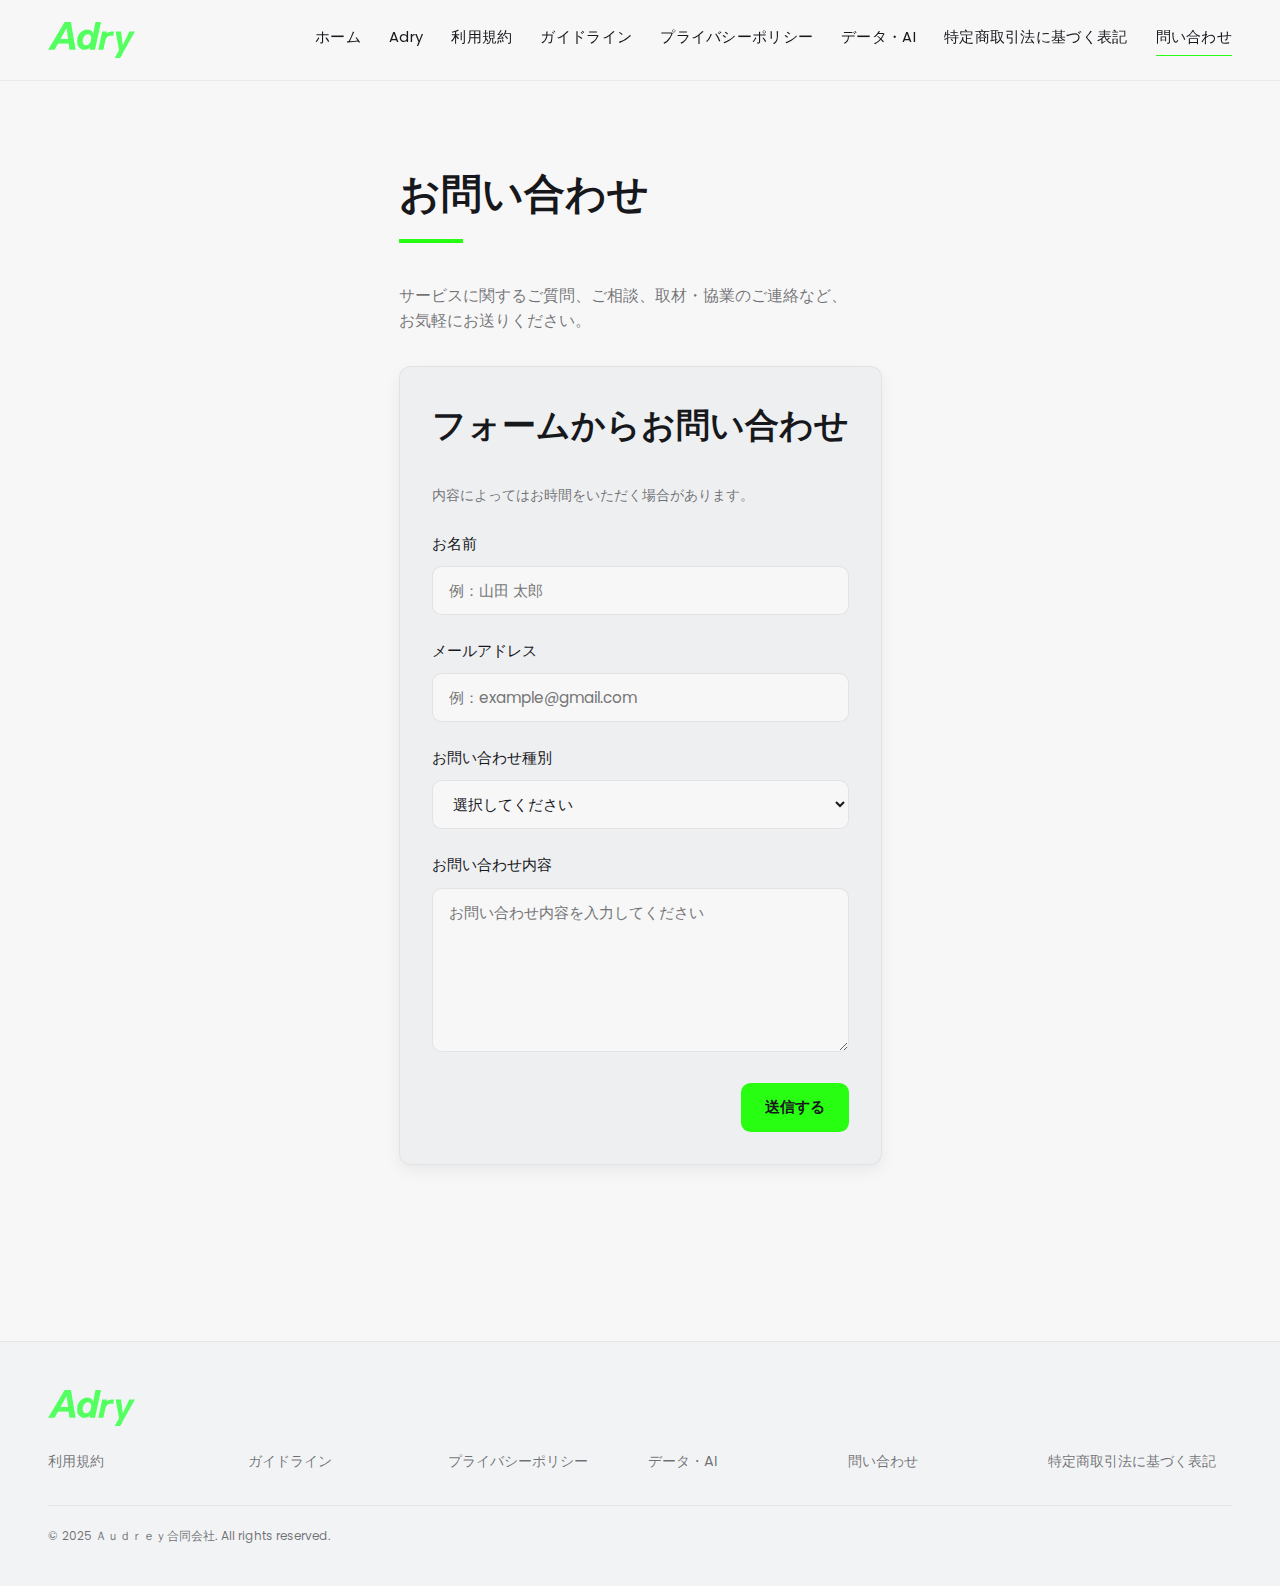
<file: support/index.html>
<!DOCTYPE html>
<html lang="ja">

<head>
  <meta charset="UTF-8" />
  <meta name="viewport" content="width=device-width, initial-scale=1.0" />
  <title>お問い合わせ | Ａｕｄｒｅｙ合同会社</title>
  
  <link href="https://fonts.googleapis.com/css2?family=Poppins:wght@400;600;700&display=swap" rel="stylesheet">
  
  <link rel="icon" href="/favicon.ico">
  <meta property="og:title" content="Ａｕｄｒｅｙ合同会社">
  <meta property="og:description" content="感情をつなぐ、テクノロジー。">
  <meta property="og:image" content="ogp.png">
  <meta property="og:url" content="https://adry.jp/">
  <meta property="og:type" content="website">
  <meta name="twitter:card" content="summary_large_image">

  <link rel="stylesheet" href="../assets/css/style.css">
</head>

<body>
  <header class="site-header">
    <div class="container header-inner">
      <a class="logo-link" href="/">
        <img src="../assets/greenLogo.png" alt="Adryロゴ" style="height:36px;">
      </a>
      <nav class="site-nav">
        <a class="nav-link" href="/">ホーム</a>
        <a class="nav-link" href="/?page=adry">Adry</a>
        <a class="nav-link" href="/terms/">利用規約</a>
        <a class="nav-link" href="/guidelines/">ガイドライン</a>
        <a class="nav-link" href="/privacy/">プライバシーポリシー</a>
        <a class="nav-link" href="/data-ai/">データ・AI</a>
        <a class="nav-link" href="/commerce/">特定商取引法に基づく表記</a>
        <a class="nav-link" href="/support/" aria-current="page">問い合わせ</a>
      </nav>
    </div>
  </header>

  <main class="page-main">
    <div class="fade-in">
      <h1 class="page-title">お問い合わせ</h1>
      <div class="page-underline"></div>
      <p class="page-lead">サービスに関するご質問、ご相談、取材・協業のご連絡など、<br>お気軽にお送りください。</p>

      <div class="form-card">
        <h2 class="section-title">フォームからお問い合わせ</h2>
        <p class="form-note">内容によってはお時間をいただく場合があります。</p>

        <form action="https://api.web3forms.com/submit" method="POST" class="form-grid">
          <input type="hidden" name="access_key" value="8f8589b5-7094-4da8-9a25-38747f99ac3d" />
          <input type="hidden" name="subject" value="【Adry】お問い合わせが届きました" />
          <input type="hidden" name="from_name" value="Adry お問い合わせフォーム" />
          <input type="hidden" name="redirect" value="https://adry.jp/support/thanks">

          <div class="form-field">
            <label for="name">お名前</label>
            <input type="text" id="name" name="name" required placeholder="例：山田 太郎" />
          </div>

          <div class="form-field">
            <label for="email">メールアドレス</label>
            <input type="email" id="email" name="email" required placeholder="例：example@gmail.com" />
          </div>

          <div class="form-field">
            <label for="type">お問い合わせ種別</label>
            <select id="type" name="type" required>
              <option value="">選択してください</option>
              <option value="general">サービス全般について</option>
              <option value="trouble">アプリの不具合・トラブル</option>
              <option value="business">取材・ビジネス/協業のご相談</option>
              <option value="other">その他</option>
            </select>
          </div>

          <div class="form-field">
            <label for="message">お問い合わせ内容</label>
            <textarea id="message" name="message" rows="6" required placeholder="お問い合わせ内容を入力してください"></textarea>
          </div>

          <div class="btn-row">
            <button class="btn-primary" type="submit">送信する</button>
          </div>
        </form>
      </div>
    </div>
  </main>

  <footer class="site-footer">
    <div class="footer-inner">
      <a class="footer-logo" href="/">
        <img src="../assets/greenLogo.png" alt="Adryロゴ" style="height:36px;">
      </a>
      <div class="footer-links">
        <a class="footer-link" href="/terms/">利用規約</a>
        <a class="footer-link" href="/guidelines/">ガイドライン</a>
        <a class="footer-link" href="/privacy/">プライバシーポリシー</a>
        <a class="footer-link" href="/data-ai/">データ・AI</a>
        <a class="footer-link" href="/support/">問い合わせ</a>
        <a class="footer-link" href="/commerce/">特定商取引法に基づく表記</a>
      </div>
      <div class="footer-bottom">© 2025 Ａｕｄｒｅｙ合同会社. All rights reserved.</div>
    </div>
  </footer>
</body>

</html>
</file>
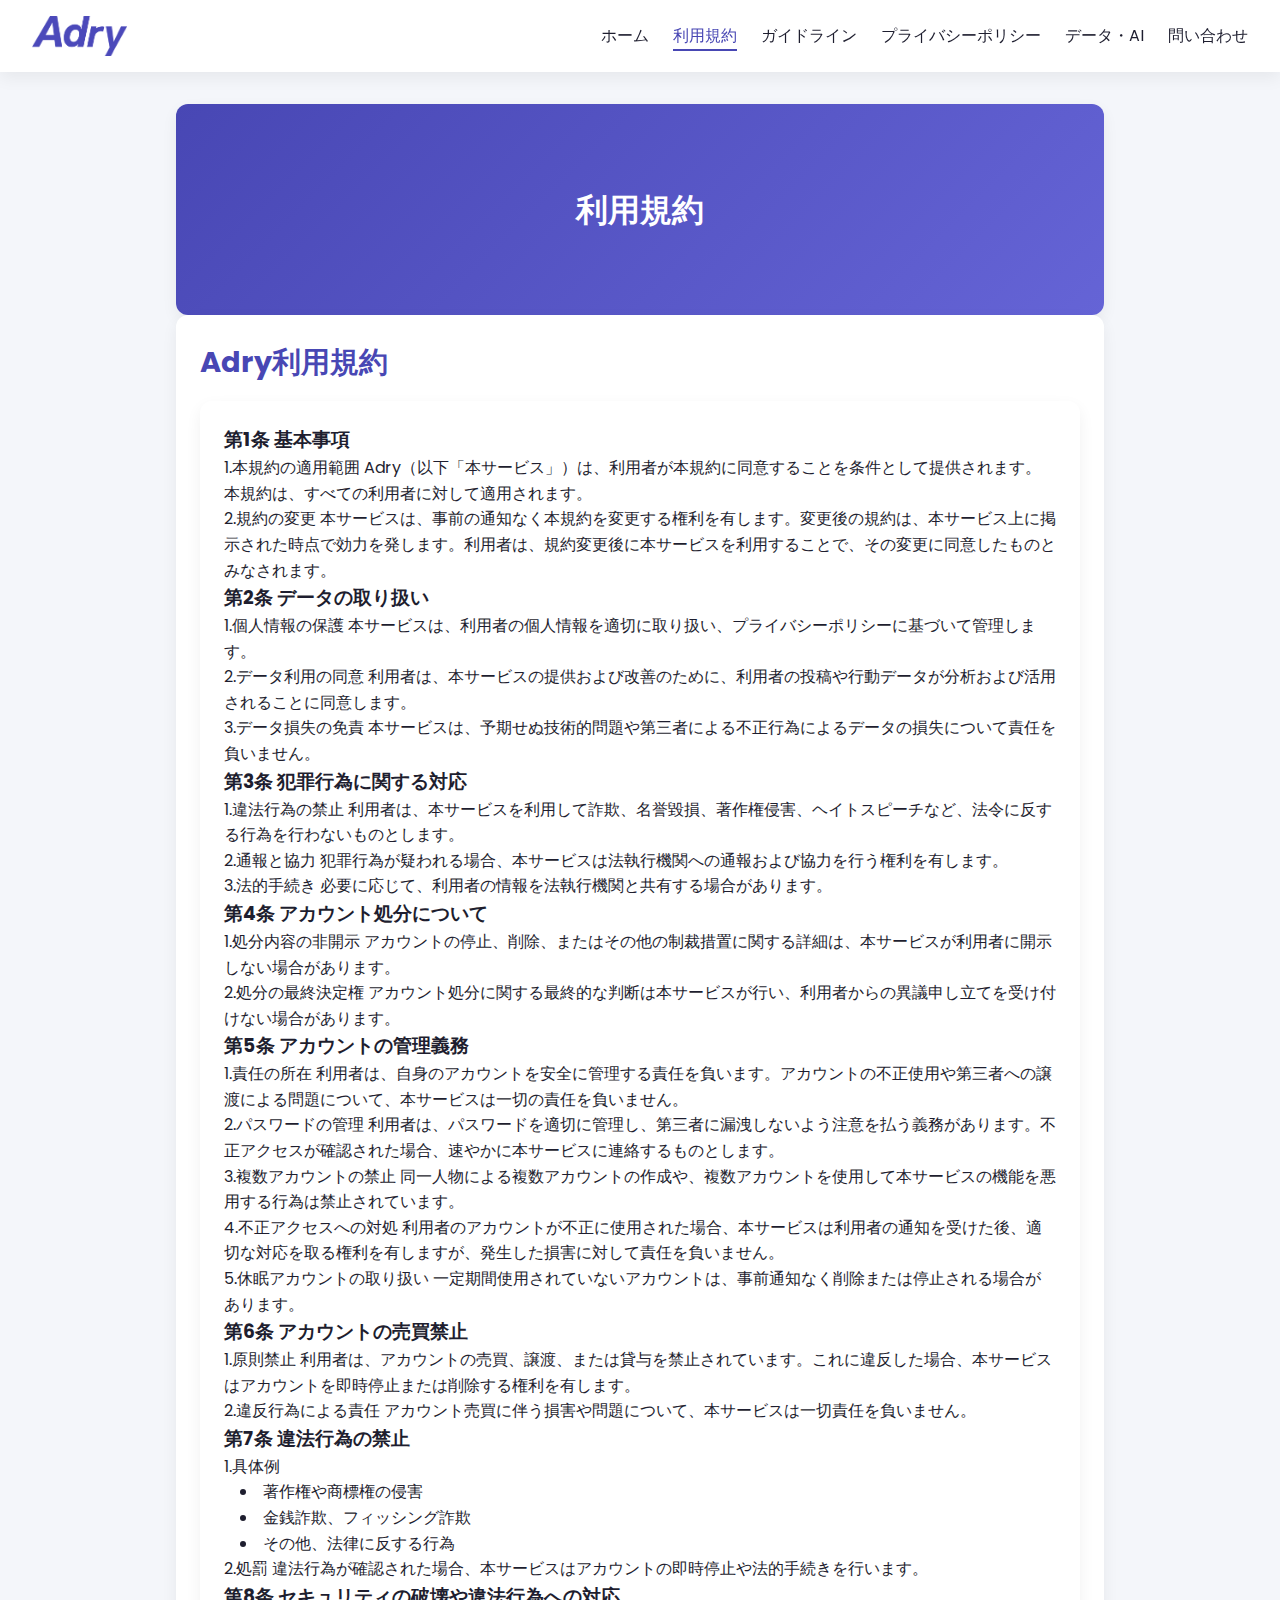
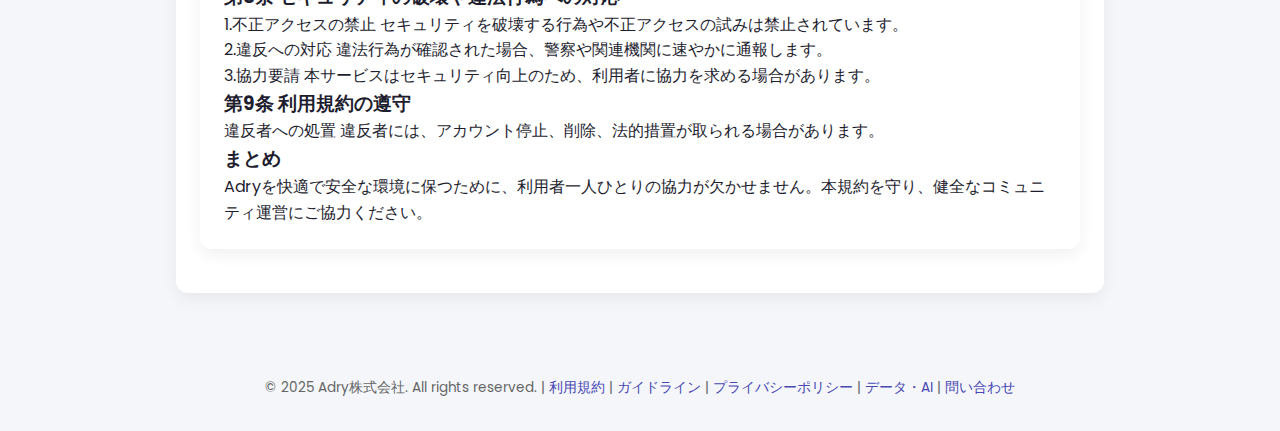
<file: terms/index.html>
<!DOCTYPE html>
<html lang="ja">
<head>
  <meta charset="UTF-8" />
  <meta name="viewport" content="width=device-width, initial-scale=1.0" />
  <title>利用規約 | Adry株式会社</title>
  <!-- Web Font -->
  <link href="https://fonts.googleapis.com/css2?family=Poppins:wght@400;600;700&display=swap" rel="stylesheet">
  <!-- Favicon / OGP -->
  <link rel="icon" type="image/png" href="favicon.png">
  <meta property="og:title" content="Adry株式会社">
  <meta property="og:description" content="感情をつなぐ、テクノロジー。">
  <meta property="og:image" content="ogp.png">
  <meta property="og:url" content="https://adry.jp/">
  <meta property="og:type" content="website">
  <meta name="twitter:card" content="summary_large_image">

  <!-- ------------- CSS ------------- -->
  <style>
    /* ------------------------------
       変数・リセット
    ------------------------------ */
    :root {
      --primary: #4847B4;          /* ブランドカラー */
      --dark:   #1e1e2f;
      --light:  #ffffff;
      --grey:   #f4f6fa;
      --radius: 0.75rem;
      --shadow: 0 6px 16px rgba(0,0,0,0.06);
    }
    *,*::before,*::after { box-sizing: border-box; margin:0; padding:0; }
    body {
      font-family: 'Poppins', 'Helvetica Neue', sans-serif;
      background: var(--grey);
      color: var(--dark);
      line-height: 1.6;
      -webkit-font-smoothing: antialiased;
    }
    a { color: var(--primary); text-decoration: none; }
    ul { list-style: inside; margin-left: 1rem; }

    /* ------------------------------
       レイアウト
    ------------------------------ */
    header {
      position: sticky; top: 0; z-index: 1000;
      display: flex; justify-content: space-between; align-items: center;
      padding: 1rem 2rem;
      background: var(--light);
      box-shadow: var(--shadow);
    }
    header h1 { font-size: 1.6rem; font-weight: 700; color: var(--primary); }
  nav button,
nav a {
  background: transparent;
  border: none;
  font: inherit;
  color: var(--dark);
  margin-left: 1.25rem;
  cursor: pointer;
  position: relative;
  padding-bottom: 4px;
  transition: color .3s;
  text-decoration: none;
}

nav button:hover,
nav a:hover,
nav button[aria-current="page"],
nav a[aria-current="page"] {
  color: var(--primary);
}

nav button[aria-current="page"]::after,
nav a[aria-current="page"]::after {
  content:"";
  position:absolute; left:0; right:0; bottom:0;
  height:2px; background: var(--primary);
}

    main { max-width: 960px; margin: 0 auto; padding: 2rem 1rem; }

    /* ヒーロー */
    .hero {
      background: linear-gradient(135deg, var(--primary) 0%, #6564d6 100%);
      color: var(--light);
      text-align: center; padding: 5rem 1rem; border-radius: var(--radius);
      box-shadow: var(--shadow);
      animation: fadeIn 1s ease-out;
    }
    .hero h2 { font-size: 2.4rem; font-weight: 700; margin-bottom: 0.75rem; }
    .hero p  { font-size: 1.1rem; }

    /* セクション共通 */
    .section h2 { font-size: 1.8rem; margin-bottom: 1rem; color: var(--primary); }
    .card {
      background: var(--light);
      border-radius: var(--radius);
      padding: 1.5rem;
      box-shadow: var(--shadow);
      margin-bottom: 1.25rem;
      animation: fadeIn .5s ease-out;
    }

    /* フォーム */
    form { display: grid; gap: 1rem; }
    label { font-weight: 600; }
    input, textarea {
      padding: 0.75rem; border: 1px solid #ccd0dd; border-radius: var(--radius);
      font-size: 1rem; width: 100%;
    }
    input[type="submit"] {
      background: var(--primary); color: var(--light); border: none;
      cursor: pointer; font-weight: 600; transition: background .3s;
    }
    input[type="submit"]:hover { background: #3a3994; }

    footer { text-align: center; padding: 2rem 1rem; color:#666; font-size: .85rem; }

    /* フェードアニメ */
    .fade-enter { opacity: 0; transform: translateY(10px); }
    .fade-enter-active { opacity: 1; transform: translateY(0); transition: all .4s ease-out; }

    @keyframes fadeIn { from{opacity:0; transform:translateY(20px);} to{opacity:1; transform:translateY(0);} }
  </style>
</head>


<body>
  <!-- Header（ロゴはルート相対パスに） -->
  <header>
    <img src="/assets/AdryLogo.png" alt="Adryロゴ" style="height:40px; vertical-align:middle; margin-right:1rem;">
    <nav>
      <a href="/">ホーム</a> <!-- ← ボタンのままだと静的ページでは遷移しないのでa推奨 -->
      <a href="/terms/" aria-current="page">利用規約</a>
      <a href="/guidelines/">ガイドライン</a>
      <a href="/privacy/">プライバシーポリシー</a>
      <a href="/data-ai/">データ・AI</a>
      <a href="/support/">問い合わせ</a>
    </nav>
  </header>

  <main>
    <section class="hero">
      <h1>利用規約</h1>
      <!-- <p class="muted">最終改定日：2025年6月7日</p> -->
    </section>

    <article class="card policy">
        <section class="section"> <h2>Adry利用規約</h2> <div class="card"> <h3>第1条 基本事項</h3> <p>1.本規約の適用範囲 Adry（以下「本サービス」）は、利用者が本規約に同意することを条件として提供されます。本規約は、すべての利用者に対して適用されます。</p> <p>2.規約の変更 本サービスは、事前の通知なく本規約を変更する権利を有します。変更後の規約は、本サービス上に掲示された時点で効力を発します。利用者は、規約変更後に本サービスを利用することで、その変更に同意したものとみなされます。</p> <h3>第2条 データの取り扱い</h3> <p>1.個人情報の保護 本サービスは、利用者の個人情報を適切に取り扱い、プライバシーポリシーに基づいて管理します。</p> <p>2.データ利用の同意 利用者は、本サービスの提供および改善のために、利用者の投稿や行動データが分析および活用されることに同意します。</p> <p>3.データ損失の免責 本サービスは、予期せぬ技術的問題や第三者による不正行為によるデータの損失について責任を負いません。</p> <h3>第3条 犯罪行為に関する対応</h3> <p>1.違法行為の禁止 利用者は、本サービスを利用して詐欺、名誉毀損、著作権侵害、ヘイトスピーチなど、法令に反する行為を行わないものとします。</p> <p>2.通報と協力 犯罪行為が疑われる場合、本サービスは法執行機関への通報および協力を行う権利を有します。</p> <p>3.法的手続き 必要に応じて、利用者の情報を法執行機関と共有する場合があります。</p> <h3>第4条 アカウント処分について</h3> <p>1.処分内容の非開示 アカウントの停止、削除、またはその他の制裁措置に関する詳細は、本サービスが利用者に開示しない場合があります。</p> <p>2.処分の最終決定権 アカウント処分に関する最終的な判断は本サービスが行い、利用者からの異議申し立てを受け付けない場合があります。</p> <h3>第5条 アカウントの管理義務</h3> <p>1.責任の所在 利用者は、自身のアカウントを安全に管理する責任を負います。アカウントの不正使用や第三者への譲渡による問題について、本サービスは一切の責任を負いません。</p> <p>2.パスワードの管理 利用者は、パスワードを適切に管理し、第三者に漏洩しないよう注意を払う義務があります。不正アクセスが確認された場合、速やかに本サービスに連絡するものとします。</p> <p>3.複数アカウントの禁止 同一人物による複数アカウントの作成や、複数アカウントを使用して本サービスの機能を悪用する行為は禁止されています。</p> <p>4.不正アクセスへの対処 利用者のアカウントが不正に使用された場合、本サービスは利用者の通知を受けた後、適切な対応を取る権利を有しますが、発生した損害に対して責任を負いません。</p> <p>5.休眠アカウントの取り扱い 一定期間使用されていないアカウントは、事前通知なく削除または停止される場合があります。</p> <h3>第6条 アカウントの売買禁止</h3> <p>1.原則禁止 利用者は、アカウントの売買、譲渡、または貸与を禁止されています。これに違反した場合、本サービスはアカウントを即時停止または削除する権利を有します。</p> <p>2.違反行為による責任 アカウント売買に伴う損害や問題について、本サービスは一切責任を負いません。</p> <h3>第7条 違法行為の禁止</h3> <p>1.具体例</p> <ul> <li>著作権や商標権の侵害</li> <li>金銭詐欺、フィッシング詐欺</li> <li>その他、法律に反する行為</li> </ul> <p>2.処罰 違法行為が確認された場合、本サービスはアカウントの即時停止や法的手続きを行います。</p> <h3>第8条 セキュリティの破壊や違法行為への対応</h3> <p>1.不正アクセスの禁止 セキュリティを破壊する行為や不正アクセスの試みは禁止されています。</p> <p>2.違反への対応 違法行為が確認された場合、警察や関連機関に速やかに通報します。</p> <p>3.協力要請 本サービスはセキュリティ向上のため、利用者に協力を求める場合があります。</p> <h3>第9条 利用規約の遵守</h3> <p>違反者への処置 違反者には、アカウント停止、削除、法的措置が取られる場合があります。</p> <h3>まとめ</h3> <p>Adryを快適で安全な環境に保つために、利用者一人ひとりの協力が欠かせません。本規約を守り、健全なコミュニティ運営にご協力ください。</p> </section>

    </article>
  </main>

  <footer>
    © 2025 Adry株式会社. All rights reserved. |
    <a href="/terms/">利用規約</a> |
    <a href="/guidelines/">ガイドライン</a> |
    <a href="/privacy/">プライバシーポリシー</a> |
    <a href="/data-ai/">データ・AI</a> |
    <a href="/support/">問い合わせ</a>
  </footer>
</body>
</html>
</file>
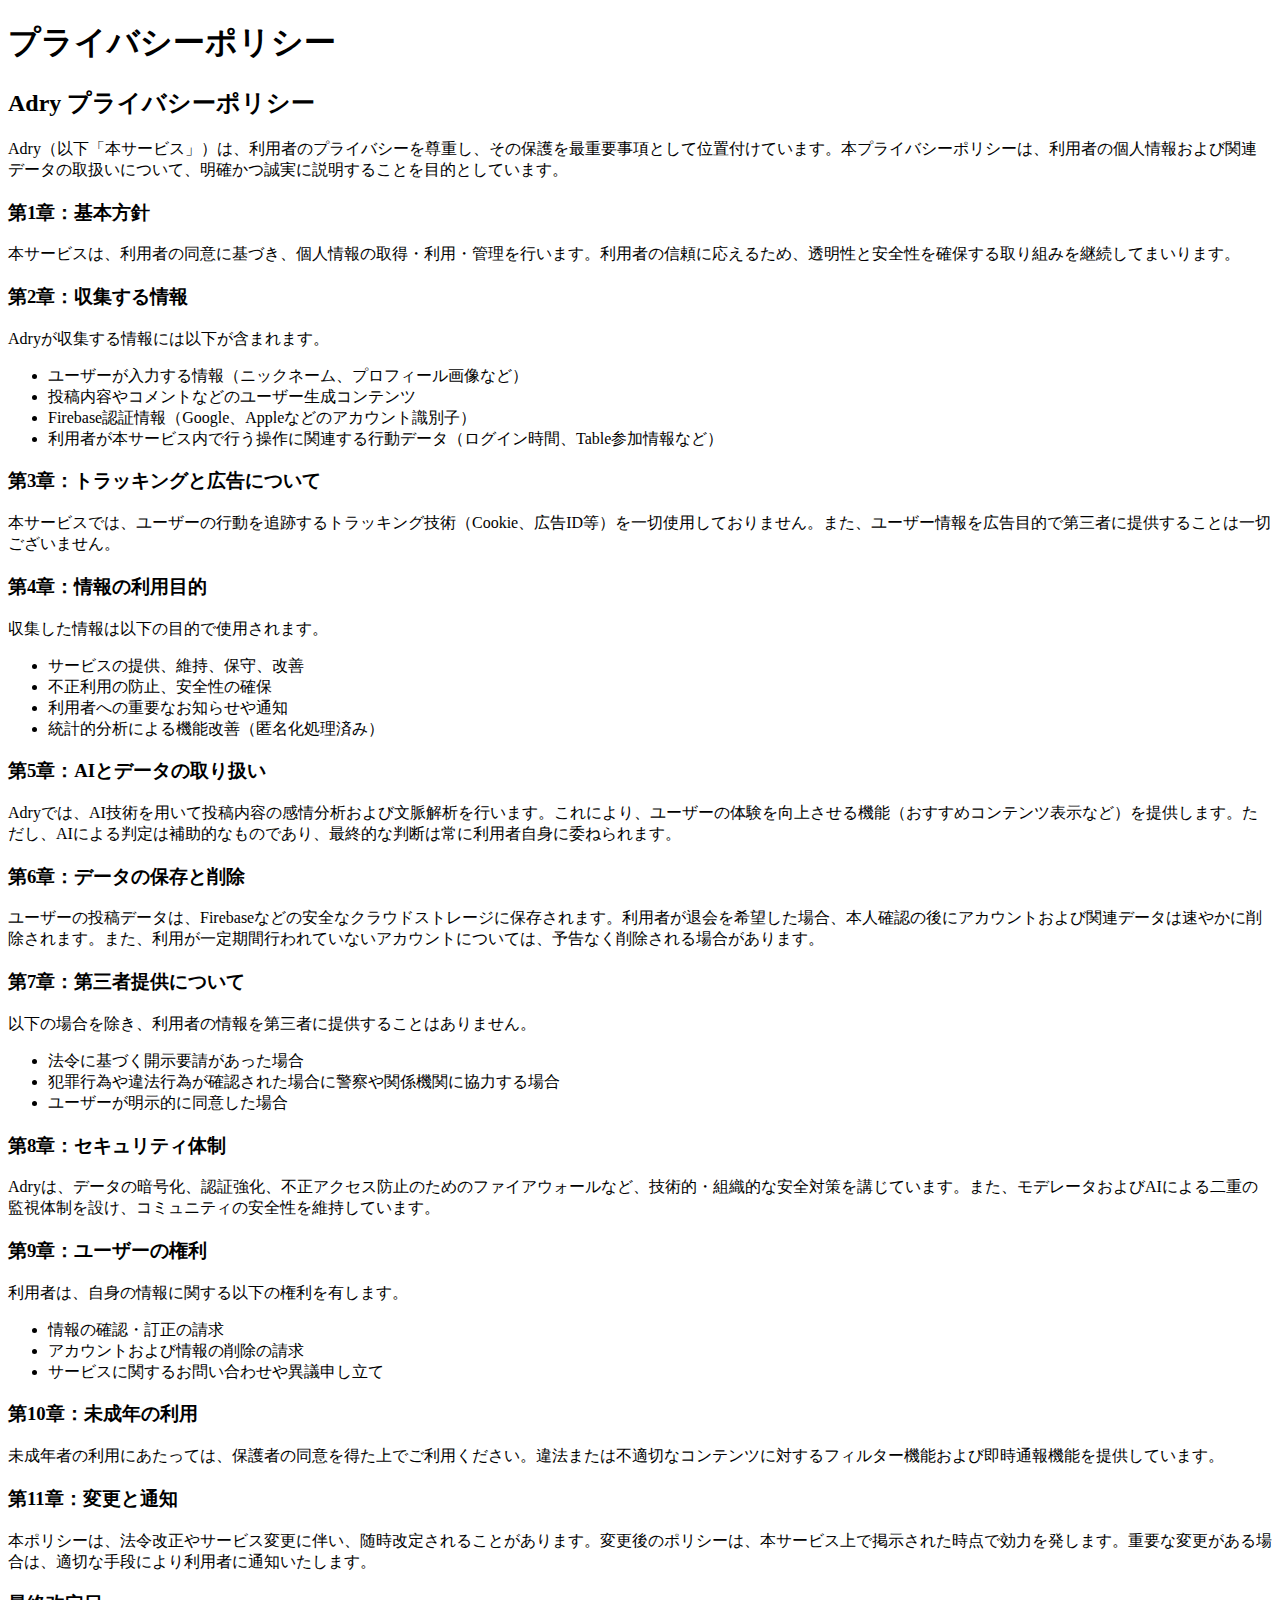
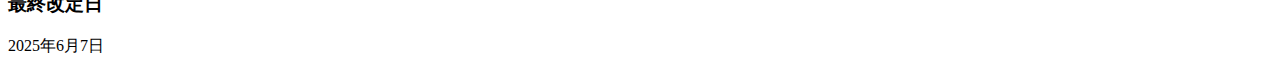
<file: privacy.html>
<!DOCTYPE html>
<html lang="ja">
<head>
  <meta charset="UTF-8">
  <title>Adry プライバシーポリシー</title>
</head>
<body>
  <h1>プライバシーポリシー</h1>
<section class="section"> <h2>Adry プライバシーポリシー</h2> <div class="card"><p>Adry（以下「本サービス」）は、利用者のプライバシーを尊重し、その保護を最重要事項として位置付けています。本プライバシーポリシーは、利用者の個人情報および関連データの取扱いについて、明確かつ誠実に説明することを目的としています。</p> <h3>第1章：基本方針</h3> <p>本サービスは、利用者の同意に基づき、個人情報の取得・利用・管理を行います。利用者の信頼に応えるため、透明性と安全性を確保する取り組みを継続してまいります。</p> <h3>第2章：収集する情報</h3> <p>Adryが収集する情報には以下が含まれます。</p> <ul> <li>ユーザーが入力する情報（ニックネーム、プロフィール画像など）</li> <li>投稿内容やコメントなどのユーザー生成コンテンツ</li> <li>Firebase認証情報（Google、Appleなどのアカウント識別子）</li> <li>利用者が本サービス内で行う操作に関連する行動データ（ログイン時間、Table参加情報など）</li> </ul> <h3>第3章：トラッキングと広告について</h3> <p>本サービスでは、ユーザーの行動を追跡するトラッキング技術（Cookie、広告ID等）を一切使用しておりません。また、ユーザー情報を広告目的で第三者に提供することは一切ございません。</p> <h3>第4章：情報の利用目的</h3> <p>収集した情報は以下の目的で使用されます。</p> <ul> <li>サービスの提供、維持、保守、改善</li> <li>不正利用の防止、安全性の確保</li> <li>利用者への重要なお知らせや通知</li> <li>統計的分析による機能改善（匿名化処理済み）</li> </ul> <h3>第5章：AIとデータの取り扱い</h3> <p>Adryでは、AI技術を用いて投稿内容の感情分析および文脈解析を行います。これにより、ユーザーの体験を向上させる機能（おすすめコンテンツ表示など）を提供します。ただし、AIによる判定は補助的なものであり、最終的な判断は常に利用者自身に委ねられます。</p> <h3>第6章：データの保存と削除</h3> <p>ユーザーの投稿データは、Firebaseなどの安全なクラウドストレージに保存されます。利用者が退会を希望した場合、本人確認の後にアカウントおよび関連データは速やかに削除されます。また、利用が一定期間行われていないアカウントについては、予告なく削除される場合があります。</p> <h3>第7章：第三者提供について</h3> <p>以下の場合を除き、利用者の情報を第三者に提供することはありません。</p> <ul> <li>法令に基づく開示要請があった場合</li> <li>犯罪行為や違法行為が確認された場合に警察や関係機関に協力する場合</li> <li>ユーザーが明示的に同意した場合</li> </ul> <h3>第8章：セキュリティ体制</h3> <p>Adryは、データの暗号化、認証強化、不正アクセス防止のためのファイアウォールなど、技術的・組織的な安全対策を講じています。また、モデレータおよびAIによる二重の監視体制を設け、コミュニティの安全性を維持しています。</p> <h3>第9章：ユーザーの権利</h3> <p>利用者は、自身の情報に関する以下の権利を有します。</p> <ul> <li>情報の確認・訂正の請求</li> <li>アカウントおよび情報の削除の請求</li> <li>サービスに関するお問い合わせや異議申し立て</li> </ul> <h3>第10章：未成年の利用</h3> <p>未成年者の利用にあたっては、保護者の同意を得た上でご利用ください。違法または不適切なコンテンツに対するフィルター機能および即時通報機能を提供しています。</p> <h3>第11章：変更と通知</h3> <p>本ポリシーは、法令改正やサービス変更に伴い、随時改定されることがあります。変更後のポリシーは、本サービス上で掲示された時点で効力を発します。重要な変更がある場合は、適切な手段により利用者に通知いたします。</p><h3>最終改定日</h3> <p>2025年6月7日</p> </div></section>
</body>
</html>
</file>
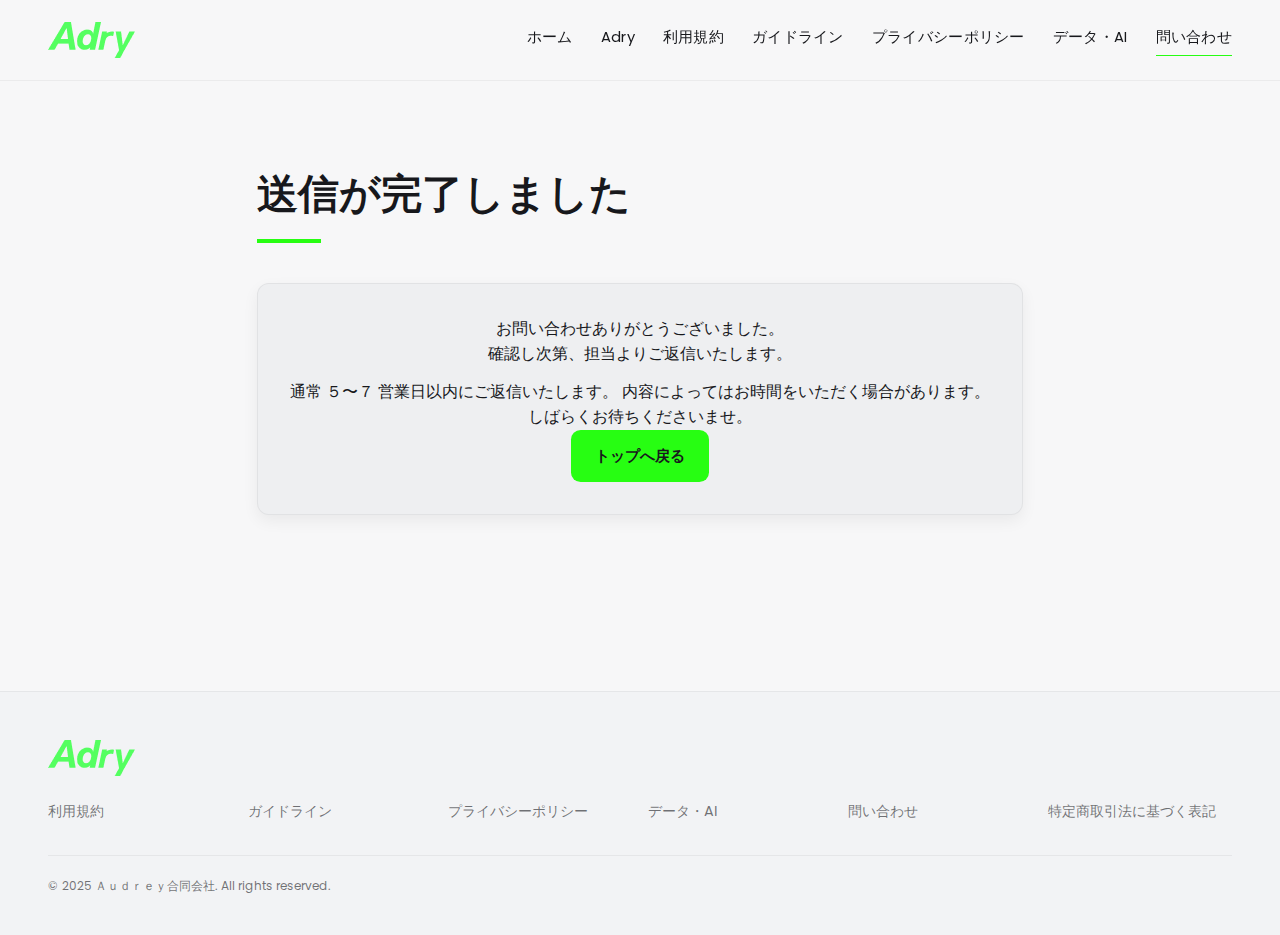
<file: support/thanks.html>
<!DOCTYPE html>
<html lang="ja">
<head>
  <meta charset="UTF-8" />
  <meta name="viewport" content="width=device-width, initial-scale=1.0" />
  <title>送信完了 | Ａｕｄｒｅｙ合同会社</title>

  
  <link href="https://fonts.googleapis.com/css2?family=Poppins:wght@400;600;700&display=swap" rel="stylesheet">

  
  <link rel="icon" href="/favicon.ico">
  <meta property="og:title" content="Ａｕｄｒｅｙ合同会社">
  <meta property="og:description" content="感情をつなぐ、テクノロジー。">
  <meta property="og:image" content="ogp.png">
  <meta property="og:url" content="https://adry.jp/">
  <meta property="og:type" content="website">
  <meta name="twitter:card" content="summary_large_image">

  <link rel="stylesheet" href="../assets/css/style.css">
</head>

<body>
  <header class="site-header">
    <div class="container header-inner">
      <a class="logo-link" href="/">
        <img src="../assets/greenLogo.png" alt="Adryロゴ" style="height:36px;">
      </a>
      <nav class="site-nav">
        <a class="nav-link" href="/">ホーム</a>
        <a class="nav-link" href="/?page=adry">Adry</a>
        <a class="nav-link" href="/terms/">利用規約</a>
        <a class="nav-link" href="/guidelines/">ガイドライン</a>
        <a class="nav-link" href="/privacy/">プライバシーポリシー</a>
        <a class="nav-link" href="/data-ai/">データ・AI</a>
        <a class="nav-link" href="/support/" aria-current="page">問い合わせ</a>
      </nav>
    </div>
  </header>

  <main class="page-main">
    <div class="fade-in">
      <h1 class="page-title">送信が完了しました</h1>
      <div class="page-underline"></div>

      <div class="legal-card thanks-card">
        <p>お問い合わせありがとうございました。<br>確認し次第、担当よりご返信いたします。</p>
        <p>通常 ５〜７ 営業日以内にご返信いたします。 内容によってはお時間をいただく場合があります。<br>しばらくお待ちくださいませ。</p>
        <div class="btn-row btn-center">
          <a class="btn-primary" href="/">トップへ戻る</a>
        </div>
      </div>
    </div>
  </main>

  <footer class="site-footer">
    <div class="footer-inner">
      <a class="footer-logo" href="/">
        <img src="../assets/greenLogo.png" alt="Adryロゴ" style="height:36px;">
      </a>
      <div class="footer-links">
        <a class="footer-link" href="/terms/">利用規約</a>
        <a class="footer-link" href="/guidelines/">ガイドライン</a>
        <a class="footer-link" href="/privacy/">プライバシーポリシー</a>
        <a class="footer-link" href="/data-ai/">データ・AI</a>
        <a class="footer-link" href="/support/">問い合わせ</a>
        <a class="footer-link" href="/commerce/">特定商取引法に基づく表記</a>
      </div>
      <div class="footer-bottom">© 2025 Ａｕｄｒｅｙ合同会社. All rights reserved.</div>
    </div>
  </footer>

</body>
</html>
</file>
<file: assets/css/style.css>
:root {
  --color-background: #F7F7F8;
  --color-surface: #EEEFF1;
  --color-text: #17181C;
  --color-text-muted: rgba(23, 24, 28, 0.6);
  --color-border: rgba(0, 0, 0, 0.05);
  --color-border-strong: rgba(0, 0, 0, 0.08);
  --color-input: #F7F7F8;
  --color-brand: #27FE12;
  --color-brand-hover: #1CD10B;
  --shadow-soft: 0 6px 16px rgba(0, 0, 0, 0.06);
  --radius: 0.75rem;
  --max-width: 1280px;
  --content-width: 900px;
}

@media (prefers-color-scheme: dark) {
  :root {
    --color-background: #17181C;
    --color-surface: #1A1B1F;
    --color-text: #F7F7F8;
    --color-text-muted: rgba(247, 247, 248, 0.6);
    --color-border: rgba(255, 255, 255, 0.08);
    --color-border-strong: rgba(255, 255, 255, 0.12);
    --color-input: #0F1014;
  }
}

* {
  box-sizing: border-box;
  margin: 0;
  padding: 0;
}

body {
  font-family: 'Poppins', 'Helvetica Neue', sans-serif;
  background: var(--color-background);
  color: var(--color-text);
  line-height: 1.6;
  -webkit-font-smoothing: antialiased;
  min-height: 100vh;
  display: flex;
  flex-direction: column;
}

main {
  flex: 1;
}

a {
  color: inherit;
  text-decoration: none;
}

img {
  display: block;
  max-width: 100%;
}

ul {
  padding-left: 1.2rem;
}

.container {
  max-width: var(--max-width);
  margin: 0 auto;
  padding: 0 24px;
}

@media (min-width: 1024px) {
  .container {
    padding: 0 48px;
  }
}

.site-header {
  position: sticky;
  top: 0;
  z-index: 1000;
  background: rgba(247, 247, 248, 0.95);
  border-bottom: 1px solid var(--color-border);
  backdrop-filter: blur(12px);
  -webkit-backdrop-filter: blur(12px);
}

@media (prefers-color-scheme: dark) {
  .site-header {
    background: rgba(23, 24, 28, 0.95);
  }
}

.header-inner {
  display: flex;
  align-items: center;
  justify-content: space-between;
  gap: 24px;
  height: 80px;
}

.logo-link {
  display: flex;
  align-items: center;
}

.site-nav {
  display: flex;
  align-items: center;
  gap: 28px;
  flex-wrap: wrap;
}

.nav-link {
  appearance: none;
  background: none;
  border: none;
  font: inherit;
  color: var(--color-text);
  cursor: pointer;
  position: relative;
  padding-bottom: 4px;
  letter-spacing: 0.02em;
  font-size: 0.92rem;
  transition: color 0.2s ease;
}

.nav-link:hover,
.nav-link:focus-visible {
  color: var(--color-brand);
}

.nav-link[aria-current="page"]::after {
  content: "";
  position: absolute;
  left: 0;
  right: 0;
  bottom: -2px;
  height: 1px;
  background: var(--color-brand);
}

@media (max-width: 768px) {
  .header-inner {
    height: auto;
    padding: 16px 0 18px;
    flex-direction: column;
    align-items: flex-start;
  }

  .site-nav {
    gap: 14px 20px;
  }
}

.hero-home {
  position: relative;
  overflow: hidden;
  min-height: 70vh;
  display: flex;
  align-items: center;
  color: #17181C;
}

.hero-home .hero-bg {
  position: absolute;
  inset: 0;
  background: linear-gradient(135deg, #27FE12 0%, #B5FF3A 45%, #F4FF4A 100%);
  background-size: 220% 220%;
  animation: heroGradient 14s ease-in-out infinite;
  opacity: 0.88;
}

.hero-home .hero-pattern {
  position: absolute;
  inset: 0;
  opacity: 0.015;
  background-image: radial-gradient(circle at 2px 2px, #17181C 1px, transparent 0);
  background-size: 48px 48px;
}

.hero-home .hero-orb {
  position: absolute;
  border-radius: 999px;
  filter: blur(60px);
}

.hero-home .hero-orb.one {
  width: 380px;
  height: 380px;
  top: 18%;
  right: 18%;
  background: rgba(255, 255, 255, 0.2);
}

.hero-home .hero-orb.two {
  width: 320px;
  height: 320px;
  bottom: 18%;
  left: 16%;
  background: rgba(0, 0, 0, 0.08);
}

.hero-inner {
  position: relative;
  width: 100%;
  padding: 96px 0 112px;
}

.hero-slider {
  position: relative;
  width: 100%;
}

.hero-slides {
  position: relative;
  min-height: clamp(420px, 65vh, 620px);
}

.hero-slide {
  position: absolute;
  inset: 0;
  display: grid;
  grid-template-columns: minmax(0, 1fr) minmax(0, 1fr);
  gap: 40px;
  align-items: center;
  opacity: 0;
  transform: translateY(12px);
  transition: opacity 0.6s ease, transform 0.6s ease;
  pointer-events: none;
}

.hero-slide.is-active {
  opacity: 1;
  transform: translateY(0);
  pointer-events: auto;
}

.hero-slide.no-media {
  grid-template-columns: minmax(0, 1fr);
}

.hero-slide.has-media .hero-content {
  max-width: 520px;
}

.hero-slide-title {
  font-size: clamp(2rem, 4.2vw, 3.6rem);
  font-weight: 600;
  line-height: 1.2;
  letter-spacing: -0.02em;
  color: #17181C;
}

.hero-media {
  width: 100%;
  max-width: 460px;
  height: clamp(320px, 55vh, 520px);
  justify-self: end;
  display: flex;
  align-items: center;
  justify-content: center;
  border-radius: 28px;
  overflow: hidden;
  background: transparent;
  border: none;
  box-shadow: none;
}

.hero-media img {
  width: auto;
  height: 100%;
  max-width: 100%;
  object-fit: contain;
}

.hero-content {
  max-width: 720px;
}

.hero-title {
  font-size: clamp(2.8rem, 6vw, 5.5rem);
  font-weight: 600;
  line-height: 1.1;
  letter-spacing: -0.02em;
  margin-bottom: 24px;
}

.hero-subtitle {
  font-size: clamp(1.1rem, 2.2vw, 1.5rem);
  color: rgba(23, 24, 28, 0.8);
  line-height: 1.6;
}

/* Adryページ 🎛️ */
body.adry-mode {
  overflow: hidden;
}

body.adry-mode .site-header,
body.adry-mode .site-footer {
  display: none;
}

.adry-page {
  position: relative;
  min-height: 100vh;
}

.adry-home-button {
  position: fixed;
  top: 24px;
  left: 24px;
  z-index: 60;
  width: 48px;
  height: 48px;
  border-radius: 999px;
  background: rgba(255, 255, 255, 0.2);
  backdrop-filter: blur(6px);
  -webkit-backdrop-filter: blur(6px);
  border: 1px solid rgba(255, 255, 255, 0.3);
  display: inline-flex;
  align-items: center;
  justify-content: center;
  color: #ffffff;
  transition: background 0.2s ease;
}

.adry-home-button:hover,
.adry-home-button:focus-visible {
  background: rgba(255, 255, 255, 0.3);
}

.adry-home-button svg {
  width: 22px;
  height: 22px;
}

.adry-scroll {
  height: 100vh;
  overflow-y: auto;
  scroll-snap-type: y mandatory;
  position: relative;
}

.adry-section {
  min-height: 100vh;
  width: 100%;
  scroll-snap-align: start;
  scroll-snap-stop: always;
  display: flex;
  align-items: center;
  justify-content: center;
  color: #0f1115;
}

.adry-section-inner {
  max-width: var(--max-width);
  margin: 0 auto;
  padding: 0 24px;
  width: 100%;
}

.adry-section-grid {
  display: grid;
  grid-template-columns: 1fr;
  gap: 48px;
  align-items: center;
}

.adry-section-text {
  max-width: 560px;
}

.adry-section-title {
  font-size: clamp(2rem, 4vw, 3.75rem);
  font-weight: 700;
  line-height: 1.2;
  margin-bottom: 24px;
  font-family: 'Poppins', 'Helvetica Neue', sans-serif;
}

.adry-section-desc {
  font-size: clamp(1rem, 2.2vw, 1.25rem);
  font-weight: 400;
  line-height: 1.8;
  white-space: pre-line;
}

.adry-text-white {
  color: #ffffff;
}

.adry-text-white .adry-section-desc {
  color: rgba(255, 255, 255, 0.9);
}

.adry-section-art {
  display: flex;
  justify-content: center;
  align-items: center;
}

.adry-line {
  width: 100%;
  max-width: 400px;
  max-height: 400px;
  opacity: 0.2;
}

.adry-line path {
  fill: none;
  stroke: currentColor;
  stroke-width: 2;
  stroke-linecap: round;
  stroke-linejoin: round;
}

.adry-line path.is-drawing {
  animation: adryDraw 2.5s ease-in-out 0.6s forwards;
}

.adry-final-card {
  border-radius: 24px;
  padding: 40px 48px;
  display: flex;
  gap: 40px;
  align-items: center;
  max-width: 880px;
  width: 100%;
  margin: 0 auto;
  color: #ffffff;
}

.adry-final-phone {
  flex: 0 0 260px;
  display: flex;
  justify-content: center;
  align-items: center;
}

.adry-final-phone img {
  max-width: 260px;
  width: 100%;
  height: auto;
  display: block;
}

.adry-final-content {
  flex: 0 1 380px;
  max-width: 380px;
  min-width: 0;
  display: flex;
  flex-direction: column;
  align-items: center;
  gap: 28px;
  margin: auto;
}

.adry-final-headline {
  font-weight: 700;
  font-size: clamp(28px, 1vw, 32px);
  letter-spacing: -0.3px;
  text-align: center;
  white-space: nowrap;
}

.adry-store-button {
  width: 100%;
  height: 56px;
  border-radius: 7px;
  background: linear-gradient(110.94deg, #22abf4 23.41%, #1760e9 76.52%);
  display: flex;
  align-items: center;
  justify-content: center;
  position: relative;
  cursor: pointer;
  color: #ffffff;
  font-weight: 700;
  font-size: 21px;
  line-height: 1;
  letter-spacing: -0.03em;
  transition: opacity 0.2s ease;
}

.adry-store-button:hover {
  opacity: 0.92;
}

.adry-store-icon {
  position: absolute;
  left: clamp(12px, 2vw, 24px);
  width: clamp(28px, 4vw, 42px);
  height: clamp(28px, 4vw, 42px);
  top: 50%;
  transform: translateY(-50%);
}

.adry-store-icon img {
  width: 100%;
  height: 100%;
  object-fit: contain;
}

.adry-qr-block {
  display: flex;
  align-items: flex-start;
  gap: 14px;
  padding: 7px;
}

.adry-qr-image {
  width: clamp(80px, 10vw, 110px);
  height: clamp(80px, 10vw, 110px);
  object-fit: contain;
}

.adry-qr-text {
  display: flex;
  flex-direction: column;
  max-width: 240px;
}

.adry-qr-title {
  font-size: clamp(12px, 1vw, 16px);
  font-weight: 700;
  margin: 0;
  padding: 7px 0;
  white-space: nowrap;
}

.adry-qr-desc {
  font-size: clamp(10px, 1vw, 13px);
  margin: 0;
  font-weight: 400;
}

@keyframes adryDraw {
  to {
    stroke-dashoffset: 0;
  }
}

@media (min-width: 1024px) {
  .adry-section-inner {
    padding: 0 48px;
  }

  .adry-section-grid {
    grid-template-columns: repeat(2, minmax(0, 1fr));
  }
}

@media (max-width: 768px) {
  .adry-section-grid {
    gap: 32px;
  }

  .adry-section-text {
    max-width: 100%;
  }

  .adry-final-card {
    flex-direction: column;
    padding: 24px 20px;
    gap: 24px;
  }

  .adry-final-headline {
    font-size: 18px;
    white-space: normal;
  }

  .adry-qr-block {
    display: contents;
  }

  .adry-qr-text {
    max-width: 100%;
  }

  .adry-qr-title {
    font-size: 14px;
    text-align: center;
    white-space: normal;
  }

  .adry-qr-desc {
    font-size: 11px;
    text-align: center;
  }

  .adry-qr-image {
    width: 130px;
    height: 130px;
  }

  .adry-store-button {
    font-size: 16px;
  }

  .adry-store-icon {
    width: clamp(24px, 4vw, 28px);
    height: clamp(24px, 4vw, 28px);
  }
}

.section {
  padding: 80px 0 100px;
}

.section-title {
  font-size: clamp(1.6rem, 3vw, 2.1rem);
  font-weight: 600;
  margin-bottom: 32px;
}

.company-card {
  max-width: 720px;
  margin: 0 auto;
  background: var(--color-surface);
  border: 1px solid var(--color-border);
  border-radius: var(--radius);
  box-shadow: var(--shadow-soft);
  padding: 48px;
}

.company-grid {
  display: grid;
  grid-template-columns: 120px 1fr;
  gap: 16px 24px;
}

.company-label {
  font-size: 0.75rem;
  text-transform: uppercase;
  letter-spacing: 0.18em;
  color: var(--color-text-muted);
}

.company-value {
  font-size: 1.05rem;
  color: var(--color-text);
}

.page-main {
  max-width: var(--content-width);
  margin: 0 auto;
  padding: 64px 24px 96px;
}

@media (min-width: 1024px) {
  .page-main {
    padding: 80px 48px 112px;
  }
}

.page-title {
  font-size: clamp(2rem, 3.2vw, 3rem);
  font-weight: 600;
  margin-bottom: 12px;
}

.page-underline {
  width: 64px;
  height: 4px;
  background: var(--color-brand);
  margin-bottom: 40px;
}

.page-lead {
  font-size: 1rem;
  color: var(--color-text-muted);
  margin-bottom: 32px;
}

.legal-card {
  background: var(--color-surface);
  border-radius: var(--radius);
  border: 1px solid var(--color-border);
  box-shadow: var(--shadow-soft);
  padding: 32px;
}

.legal-card h2 {
  font-size: 1.35rem;
  margin-bottom: 20px;
}

.legal-card h3 {
  font-size: 1.05rem;
  font-weight: 600;
  margin-top: 28px;
  margin-bottom: 10px;
}

.legal-card p,
.legal-card li {
  font-size: 1rem;
}

.legal-card > p {
  margin-top: 12px;
}

.legal-card > p:first-of-type {
  margin-top: 0;
}

.legal-card > ul {
  margin-top: 12px;
}

.legal-card ul li + li {
  margin-top: 6px;
}

.legal-card strong {
  font-weight: 600;
}

.form-card {
  background: var(--color-surface);
  border-radius: var(--radius);
  border: 1px solid var(--color-border);
  box-shadow: var(--shadow-soft);
  padding: 32px;
}

.form-grid {
  display: grid;
  gap: 24px;
}

.form-note {
  font-size: 0.9rem;
  color: var(--color-text-muted);
  margin-bottom: 24px;
}

.form-field label {
  display: block;
  font-size: 0.95rem;
  margin-bottom: 10px;
  color: var(--color-text);
}

input,
select,
textarea {
  width: 100%;
  padding: 12px 16px;
  border-radius: 0.6rem;
  border: 1px solid var(--color-border-strong);
  background: var(--color-input);
  color: var(--color-text);
  font-family: inherit;
  font-size: 0.95rem;
}

textarea {
  min-height: 160px;
  resize: vertical;
}

input:focus,
select:focus,
textarea:focus {
  outline: none;
  border-color: var(--color-brand);
  box-shadow: 0 0 0 2px rgba(39, 254, 18, 0.35);
}

.btn-primary {
  display: inline-flex;
  justify-content: center;
  align-items: center;
  gap: 8px;
  background: var(--color-brand);
  color: #17181C;
  border: none;
  border-radius: 0.6rem;
  padding: 14px 24px;
  font-size: 0.95rem;
  font-weight: 600;
  cursor: pointer;
  transition: opacity 0.2s ease;
}

.btn-primary:hover {
  opacity: 0.9;
}

.btn-row {
  display: flex;
  justify-content: flex-end;
}

.btn-center {
  justify-content: center;
}

.thanks-card {
  text-align: center;
}

.commerce-list {
  display: grid;
  gap: 24px;
}

.commerce-item {
  display: grid;
  gap: 8px;
  padding-bottom: 20px;
  border-bottom: 1px solid var(--color-border);
}

.commerce-item:last-child {
  border-bottom: none;
  padding-bottom: 0;
}

.commerce-term {
  font-size: 1rem;
  font-weight: 600;
}

.commerce-desc {
  color: var(--color-text-muted);
  font-size: 0.98rem;
  line-height: 1.6;
}

.commerce-desc a {
  color: var(--color-text);
  border-bottom: 1px solid var(--color-border-strong);
}

.commerce-desc a:hover {
  color: var(--color-brand);
  border-color: var(--color-brand);
}

.site-footer {
  margin-top: 64px;
  background: rgba(238, 239, 241, 0.5);
  border-top: 1px solid var(--color-border);
}

@media (prefers-color-scheme: dark) {
  .site-footer {
    background: rgba(23, 24, 28, 0.5);
  }
}

.footer-inner {
  max-width: var(--max-width);
  margin: 0 auto;
  padding: 48px 24px 40px;
}

@media (min-width: 1024px) {
  .footer-inner {
    padding: 48px 48px 40px;
  }
}

.footer-logo {
  display: inline-flex;
  align-items: center;
  margin-bottom: 24px;
}

.footer-links {
  display: grid;
  grid-template-columns: repeat(2, minmax(0, 1fr));
  gap: 16px;
  margin-bottom: 32px;
}

@media (min-width: 768px) {
  .footer-links {
    grid-template-columns: repeat(3, minmax(0, 1fr));
  }
}

@media (min-width: 1024px) {
  .footer-links {
    grid-template-columns: repeat(6, minmax(0, 1fr));
  }
}

.footer-link {
  font-size: 0.9rem;
  color: var(--color-text-muted);
  transition: color 0.2s ease;
}

.footer-link:hover {
  color: var(--color-brand);
}

.footer-bottom {
  border-top: 1px solid var(--color-border);
  padding-top: 20px;
  font-size: 0.75rem;
  color: var(--color-text-muted);
}

.fade-in {
  animation: fadeIn 0.8s ease-out both;
}

.fade-enter {
  opacity: 0;
  transform: translateY(10px);
}

.fade-enter-active {
  opacity: 1;
  transform: translateY(0);
  transition: all 0.4s ease-out;
}

@keyframes fadeIn {
  from {
    opacity: 0;
    transform: translateY(20px);
  }
  to {
    opacity: 1;
    transform: translateY(0);
  }
}

@keyframes heroGradient {
  0% {
    background-position: 0% 30%;
  }
  50% {
    background-position: 100% 70%;
  }
  100% {
    background-position: 0% 30%;
  }
}

@media (max-width: 640px) {
  .hero-inner {
    padding: 72px 0 88px;
  }

  .hero-home .hero-orb.one {
    width: 240px;
    height: 240px;
    right: -10%;
  }

  .hero-home .hero-orb.two {
    width: 200px;
    height: 200px;
    left: -12%;
  }

  .hero-slides {
    min-height: 620px;
  }

  .hero-slide {
    grid-template-columns: minmax(0, 1fr);
    gap: 24px;
    justify-items: center;
    text-align: center;
  }

  .hero-media {
    justify-self: center;
    border-radius: 20px;
    width: min(320px, 88vw);
    height: auto;
    max-height: 60vh;
    overflow: visible;
  }

  .hero-media img {
    width: 100%;
    height: auto;
    max-height: 60vh;
  }

  .section {
    padding: 64px 0 80px;
  }

  .company-card,
  .legal-card,
  .form-card {
    padding: 24px;
  }

  .company-grid {
    grid-template-columns: 1fr;
    gap: 8px;
  }

  .company-label {
    letter-spacing: 0.12em;
  }

  .btn-row {
    justify-content: stretch;
  }

  .btn-primary {
    width: 100%;
  }
}
</file>
